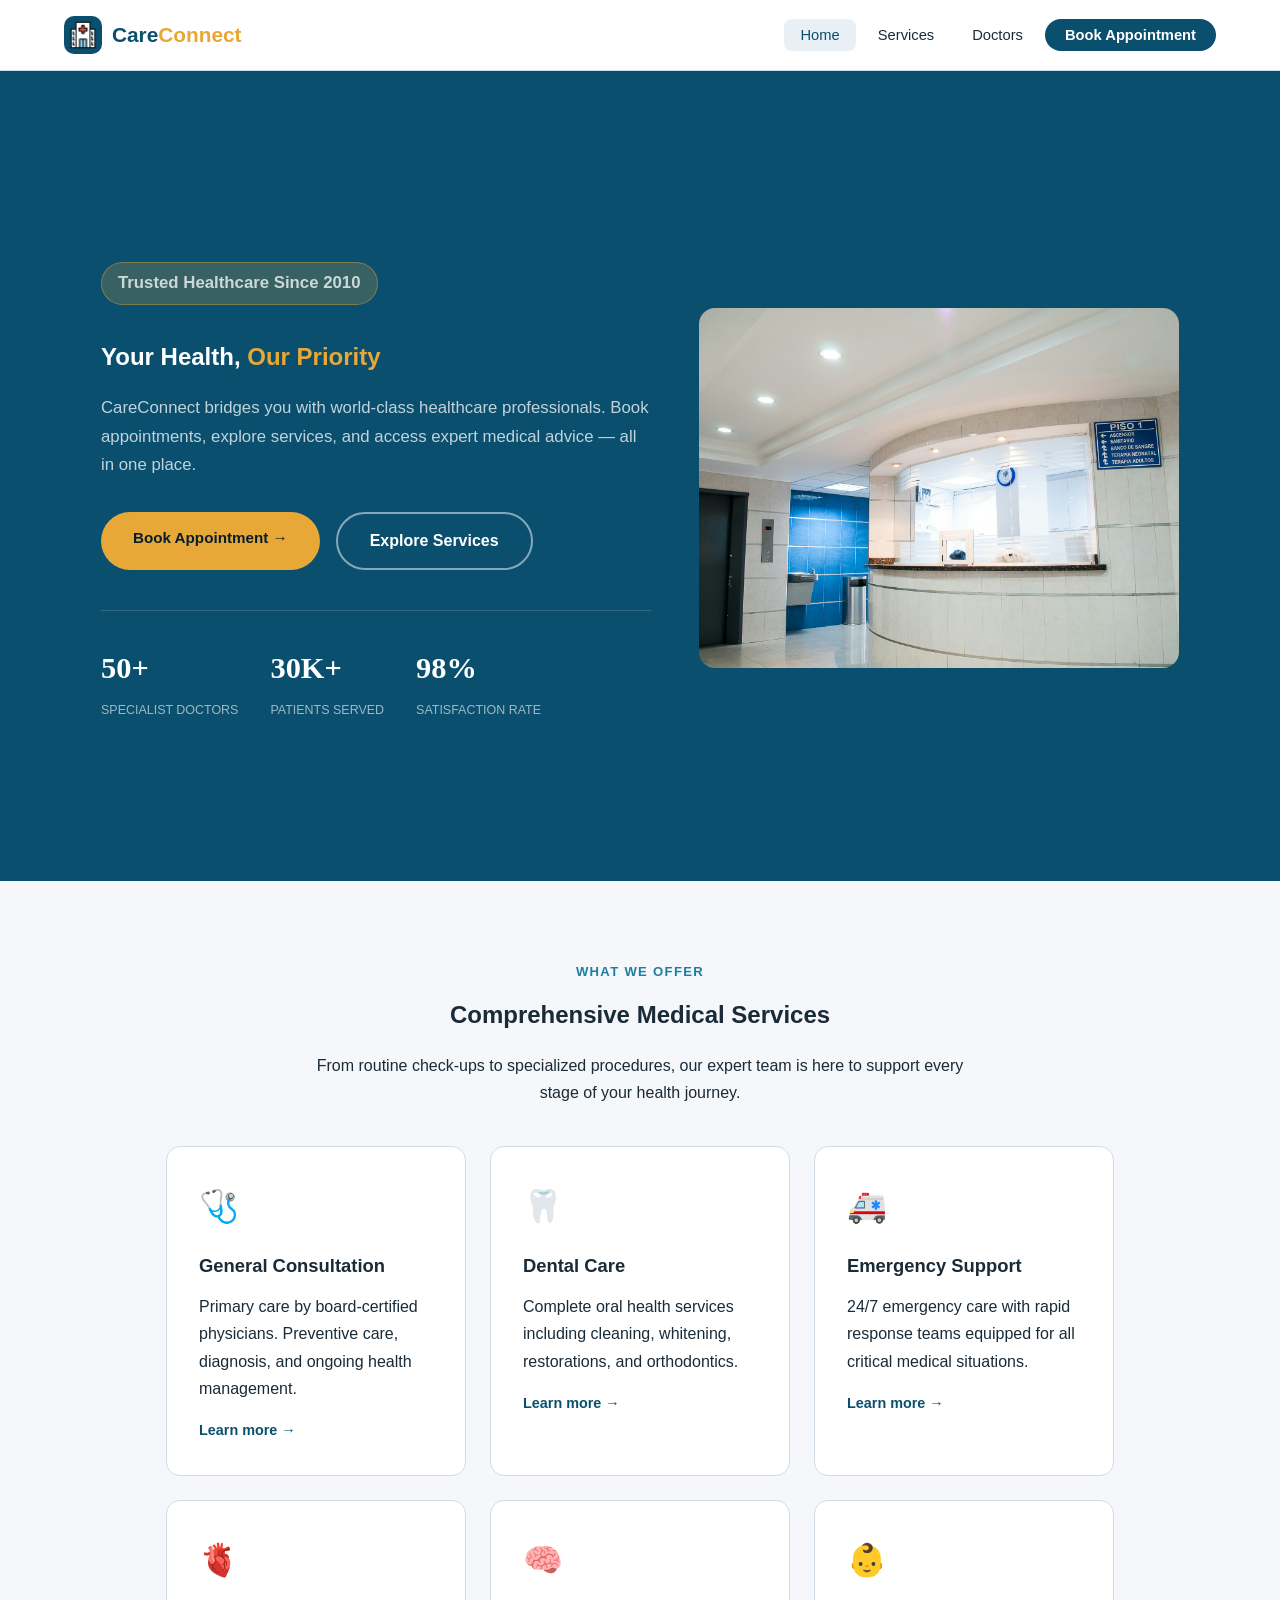
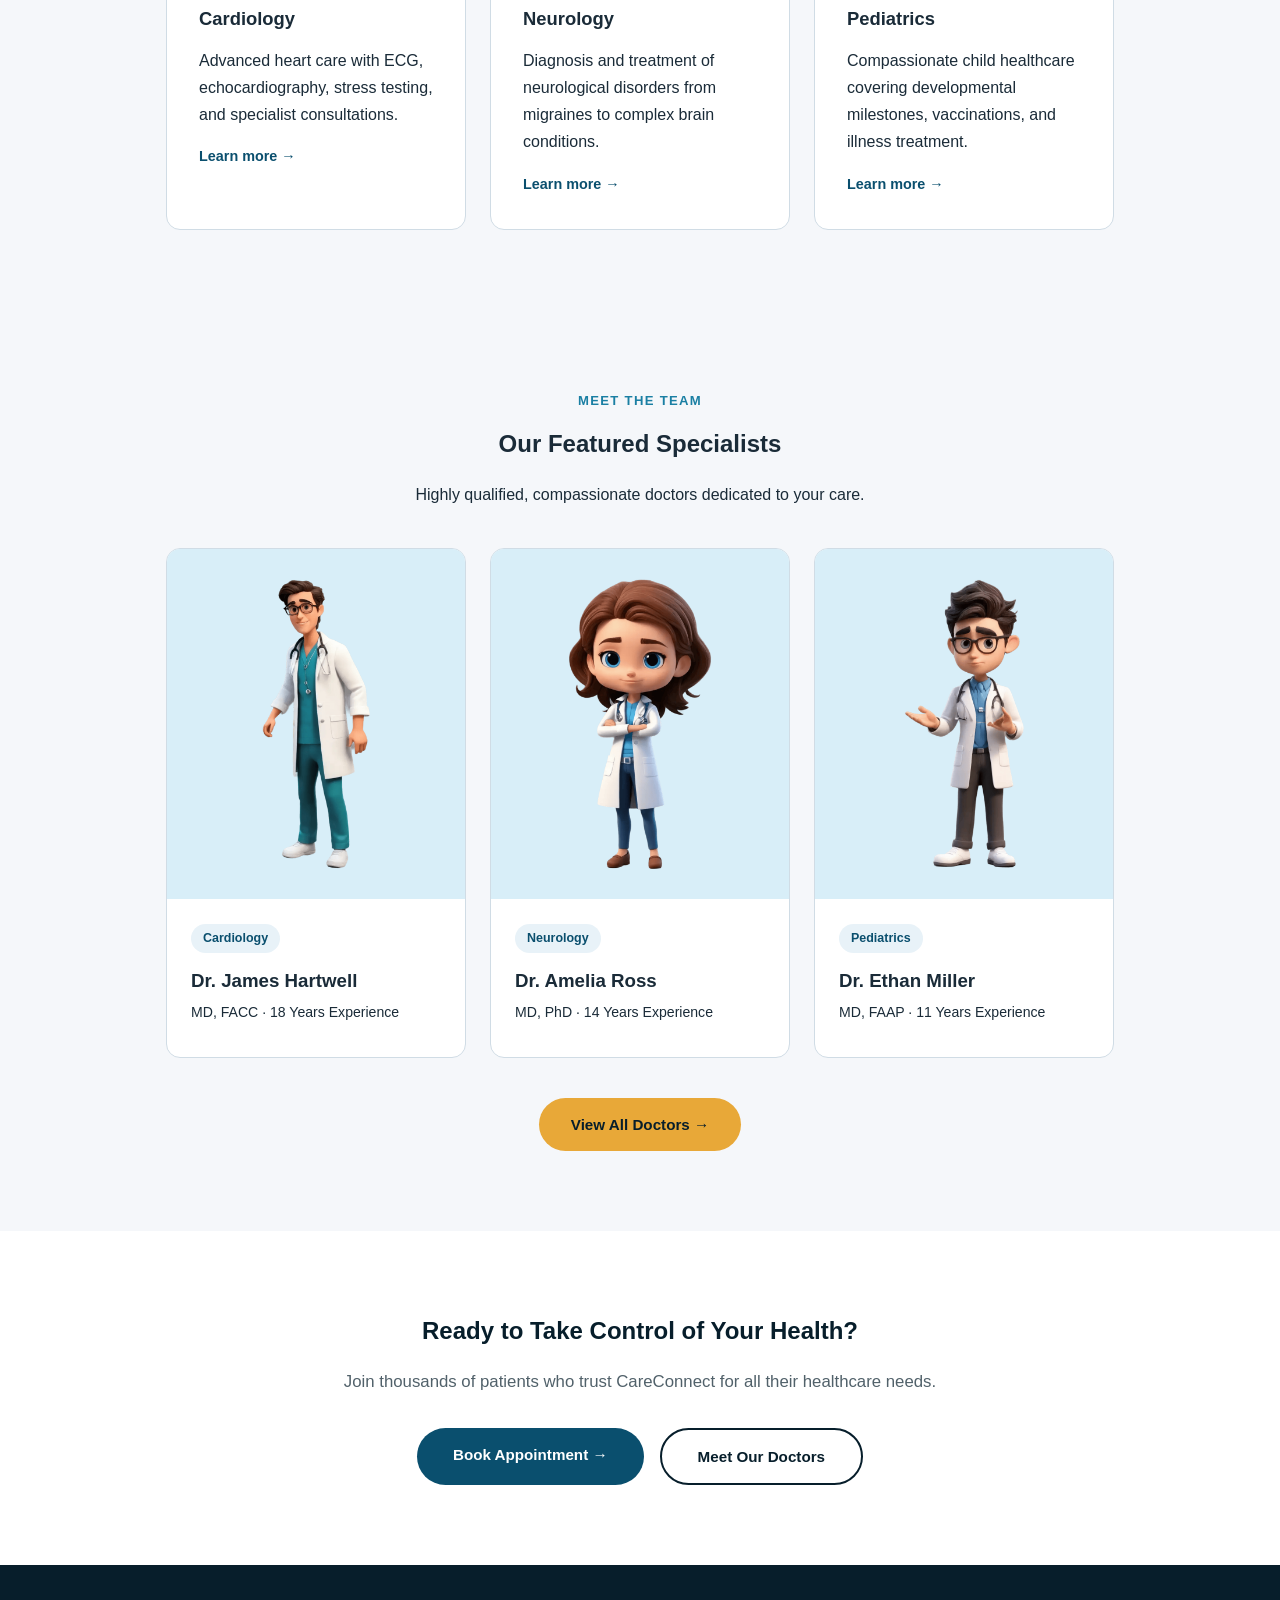
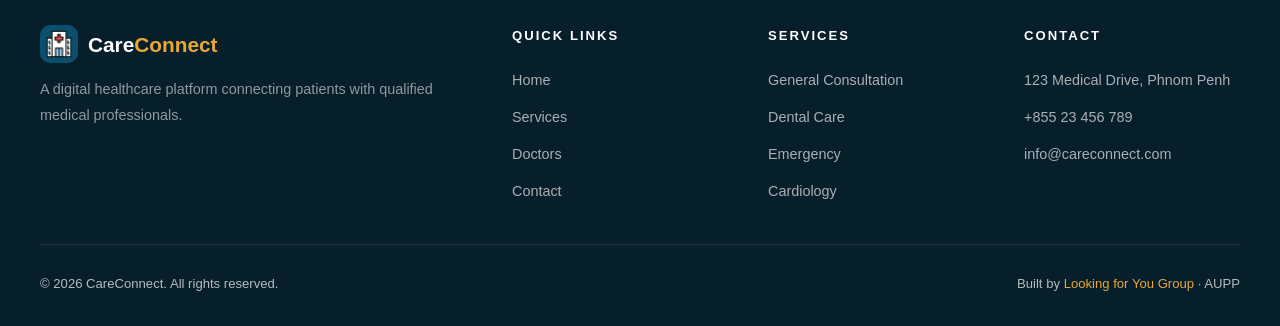
<file: index.html>
<!DOCTYPE html>
<html lang="en">
<head>
  <meta charset="UTF-8" />
  <meta name="viewport" content="width=device-width, initial-scale=1.0" />
  <title>Home | CareConnect</title>
  <link rel="icon" href="data:image/svg+xml,<svg xmlns=%22http://www.w3.org/2000/svg%22 viewBox=%220 0 100 100%22><text y=%22.9em%22 font-size=%2290%22>🏥</text></svg>">
  <link rel="stylesheet" href="css/index.css" />
</head>
<body>

  <!-- ========== HEADER / NAVIGATION ========== -->
  <header>
    <nav>

      <!-- Logo -->
      <a href="index.html" class="logo">
        <span class="logo-icon">
          <img src="img/logo.png" alt="main_logo">
        </span>
        <span class="logo-text">Care<span class="logo-highlight">Connect</span></span>
      </a>

      <!-- Navigation links -->
      <ul class="nav-links" id="navLinks">
        <li><a href="index.html"class="active" >Home</a></li>
        <li><a href="services.html">Services</a></li>
        <li><a href="doctors.html">Doctors</a></li>
        <li><a href="contact.html" class="nav-btn">Book Appointment</a></li>
      </ul>

      <!-- Hamburger button (shows on mobile) -->
      <button class="hamburger" onclick="toggleNav()">☰</button>

    </nav>
  </header>

  <!-- ===== HERO ===== -->
  <section class="hero">
    <div class="hero-content">
      <p class="hero-badge">Trusted Healthcare Since 2010</p>
      <h1>Your Health, <em>Our Priority</em></h1>
      <p>CareConnect bridges you with world-class healthcare professionals. Book appointments, explore services, and access expert medical advice — all in one place.</p>
      <div class="hero-buttons">
        <a href="contact.html" class="btn-primary">Book Appointment →</a>
        <a href="services.html" class="btn-outline">Explore Services</a>
      </div>
      <div class="hero-stats">
        <div class="stat">
          <strong>50+</strong>
          <span>Specialist Doctors</span>
        </div>
        <div class="stat">
          <strong>30K+</strong>
          <span>Patients Served</span>
        </div>
        <div class="stat">
          <strong>98%</strong>
          <span>Satisfaction Rate</span>
        </div>
      </div>
    </div>

    <div class="hero-image">
      <img src="img/building.jpg" alt="Modern hospital" />
    </div>
  </section>

  <!-- ===== SERVICES ===== -->
  <section class="services-section">
    <div class="section-wrapper">
      <p class="section-label">What We Offer</p>
      <h2>Comprehensive Medical Services</h2>
      <p class="section-desc">From routine check-ups to specialized procedures, our expert team is here to support every stage of your health journey.</p>

      <div class="services-grid">
        <div class="service-card">
          <div class="service-icon">🩺</div>
          <h3>General Consultation</h3>
          <p>Primary care by board-certified physicians. Preventive care, diagnosis, and ongoing health management.</p>
          <a href="services.html">Learn more →</a>
        </div>
        <div class="service-card">
          <div class="service-icon">🦷</div>
          <h3>Dental Care</h3>
          <p>Complete oral health services including cleaning, whitening, restorations, and orthodontics.</p>
          <a href="services.html">Learn more →</a>
        </div>
        <div class="service-card">
          <div class="service-icon">🚑</div>
          <h3>Emergency Support</h3>
          <p>24/7 emergency care with rapid response teams equipped for all critical medical situations.</p>
          <a href="services.html">Learn more →</a>
        </div>
        <div class="service-card">
          <div class="service-icon">🫀</div>
          <h3>Cardiology</h3>
          <p>Advanced heart care with ECG, echocardiography, stress testing, and specialist consultations.</p>
          <a href="services.html">Learn more →</a>
        </div>
        <div class="service-card">
          <div class="service-icon">🧠</div>
          <h3>Neurology</h3>
          <p>Diagnosis and treatment of neurological disorders from migraines to complex brain conditions.</p>
          <a href="services.html">Learn more →</a>
        </div>
        <div class="service-card">
          <div class="service-icon">👶</div>
          <h3>Pediatrics</h3>
          <p>Compassionate child healthcare covering developmental milestones, vaccinations, and illness treatment.</p>
          <a href="services.html">Learn more →</a>
        </div>
      </div>
    </div>
  </section>

  <!-- ===== DOCTORS PREVIEW ===== -->
  <section class="doctors-section">
    <div class="section-wrapper">
      <p class="section-label">Meet the Team</p>
      <h2>Our Featured Specialists</h2>
      <p class="section-desc">Highly qualified, compassionate doctors dedicated to your care.</p>

      <div class="doctors-grid">
        <div class="doctor-card">
          <div class="doctor-photo">
            <img src="img/png/male01.png" alt="Anime Doctor">
          </div>
          <div class="doctor-info">
            <span class="specialty-tag">Cardiology</span>
            <h3>Dr. James Hartwell</h3>
            <p>MD, FACC · 18 Years Experience</p>
          </div>
        </div>
        <div class="doctor-card">
          <div class="doctor-photo">
            <img src="img/png/female.png" alt="Anime Doctor">
          </div>
          <div class="doctor-info">
            <span class="specialty-tag">Neurology</span>
            <h3>Dr. Amelia Ross</h3>
            <p>MD, PhD · 14 Years Experience</p>
          </div>
        </div>
        <div class="doctor-card">
          <div class="doctor-photo">
            <img src="img/png/male02.png" alt="Anime Doctor">
          </div>
          <div class="doctor-info">
            <span class="specialty-tag">Pediatrics</span>
            <h3>Dr. Ethan Miller</h3>
            <p>MD, FAAP · 11 Years Experience</p>
          </div>
        </div>
      </div>

      <div class="center-button">
        <a href="doctors.html" class="btn-primary">View All Doctors →</a>
      </div>
    </div>
  </section>

  <!-- ===== CTA BANNER ===== -->
  <section class="cta-section">
    <div class="section-wrapper">
      <h2>Ready to Take Control of Your Health?</h2>
      <p>Join thousands of patients who trust CareConnect for all their healthcare needs.</p>
      <div class="cta-buttons">
        <a href="contact.html" class="btn-dark">Book Appointment →</a>
        <a href="doctors.html" class="btn-border-dark">Meet Our Doctors</a>
      </div>
    </div>
  </section>

  <!-- ========== FOOTER ========== -->
  <footer>
    <div class="footer-grid">

      <!-- Brand column -->
      <div class="footer-brand">
        <a href="index.html" class="logo">
          <span class="logo-icon">
            <img src="img/logo.png" alt="main_logo">
          </span>
          <span class="logo-text white-logo">Care<span class="logo-highlight">Connect</span></span>
        </a>
        <p>A digital healthcare platform connecting patients with qualified medical professionals.</p>
      </div>

      <!-- Quick links -->
      <div class="footer-col">
        <h4>Quick Links</h4>
        <ul>
          <li><a href="index.html">Home</a></li>
          <li><a href="services.html">Services</a></li>
          <li><a href="doctors.html">Doctors</a></li>
          <li><a href="contact.html">Contact</a></li>
        </ul>
      </div>

      <!-- Services links -->
      <div class="footer-col">
        <h4>Services</h4>
        <ul>
          <li><a href="#">General Consultation</a></li>
          <li><a href="#">Dental Care</a></li>
          <li><a href="#">Emergency</a></li>
          <li><a href="#">Cardiology</a></li>
        </ul>
      </div>

      <!-- Contact info -->
      <div class="footer-col">
        <h4>Contact</h4>
        <ul>
          <li><a href="#">123 Medical Drive, Phnom Penh</a></li>
          <li><a href="#">+855 23 456 789</a></li>
          <li><a href="#">info@careconnect.com</a></li>
        </ul>
      </div>

    </div>

    <!-- Footer bottom bar -->
    <div class="footer-bottom">
      <p>© 2026 CareConnect. All rights reserved.</p>
      <p>Built by <a href="#">Looking for You Group</a> · AUPP</p>
    </div>
  </footer>

    <!-- JavaScript for mobile menu -->
  <script>
    function toggleNav() {
      var nav = document.getElementById('navLinks');
      if (nav.style.display === 'flex') {
        nav.style.display = 'none';
      } else {
        nav.style.display = 'flex';
      }
    }
  </script>

</body>
</html>
</file>
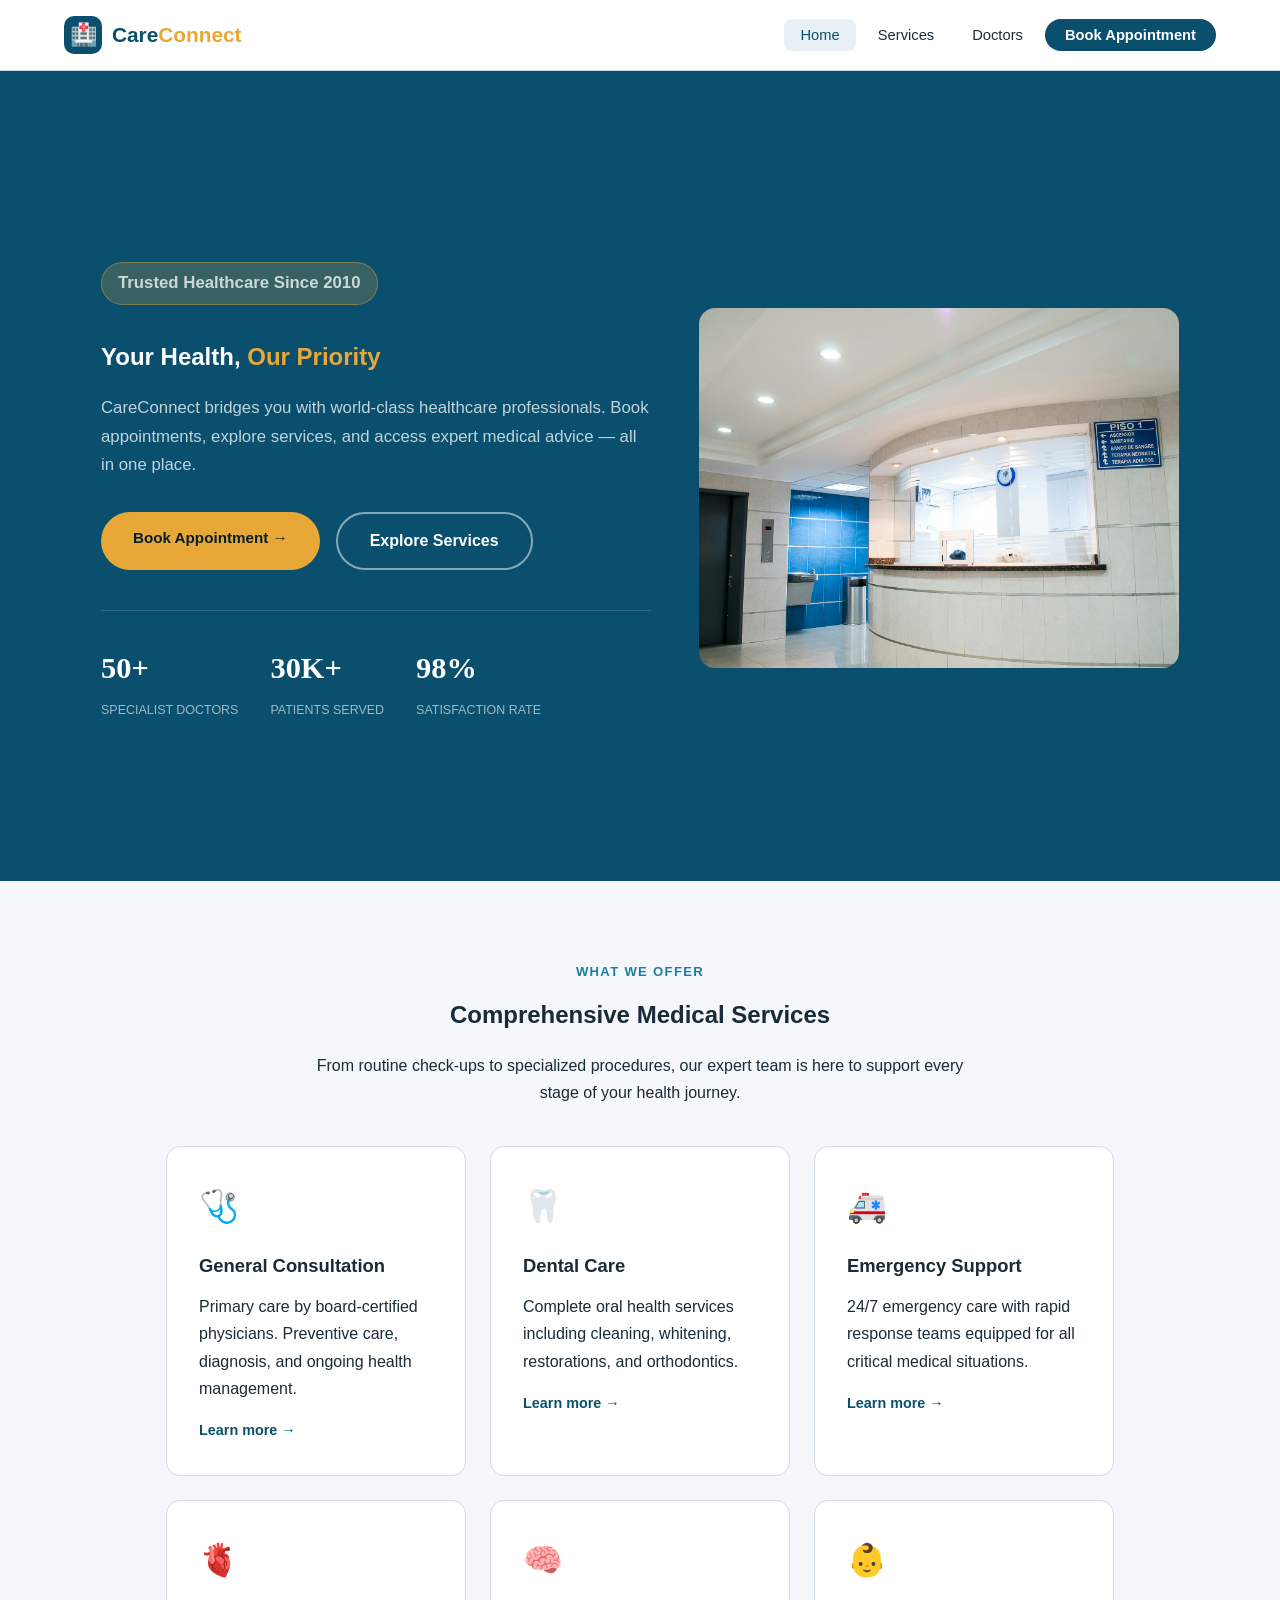
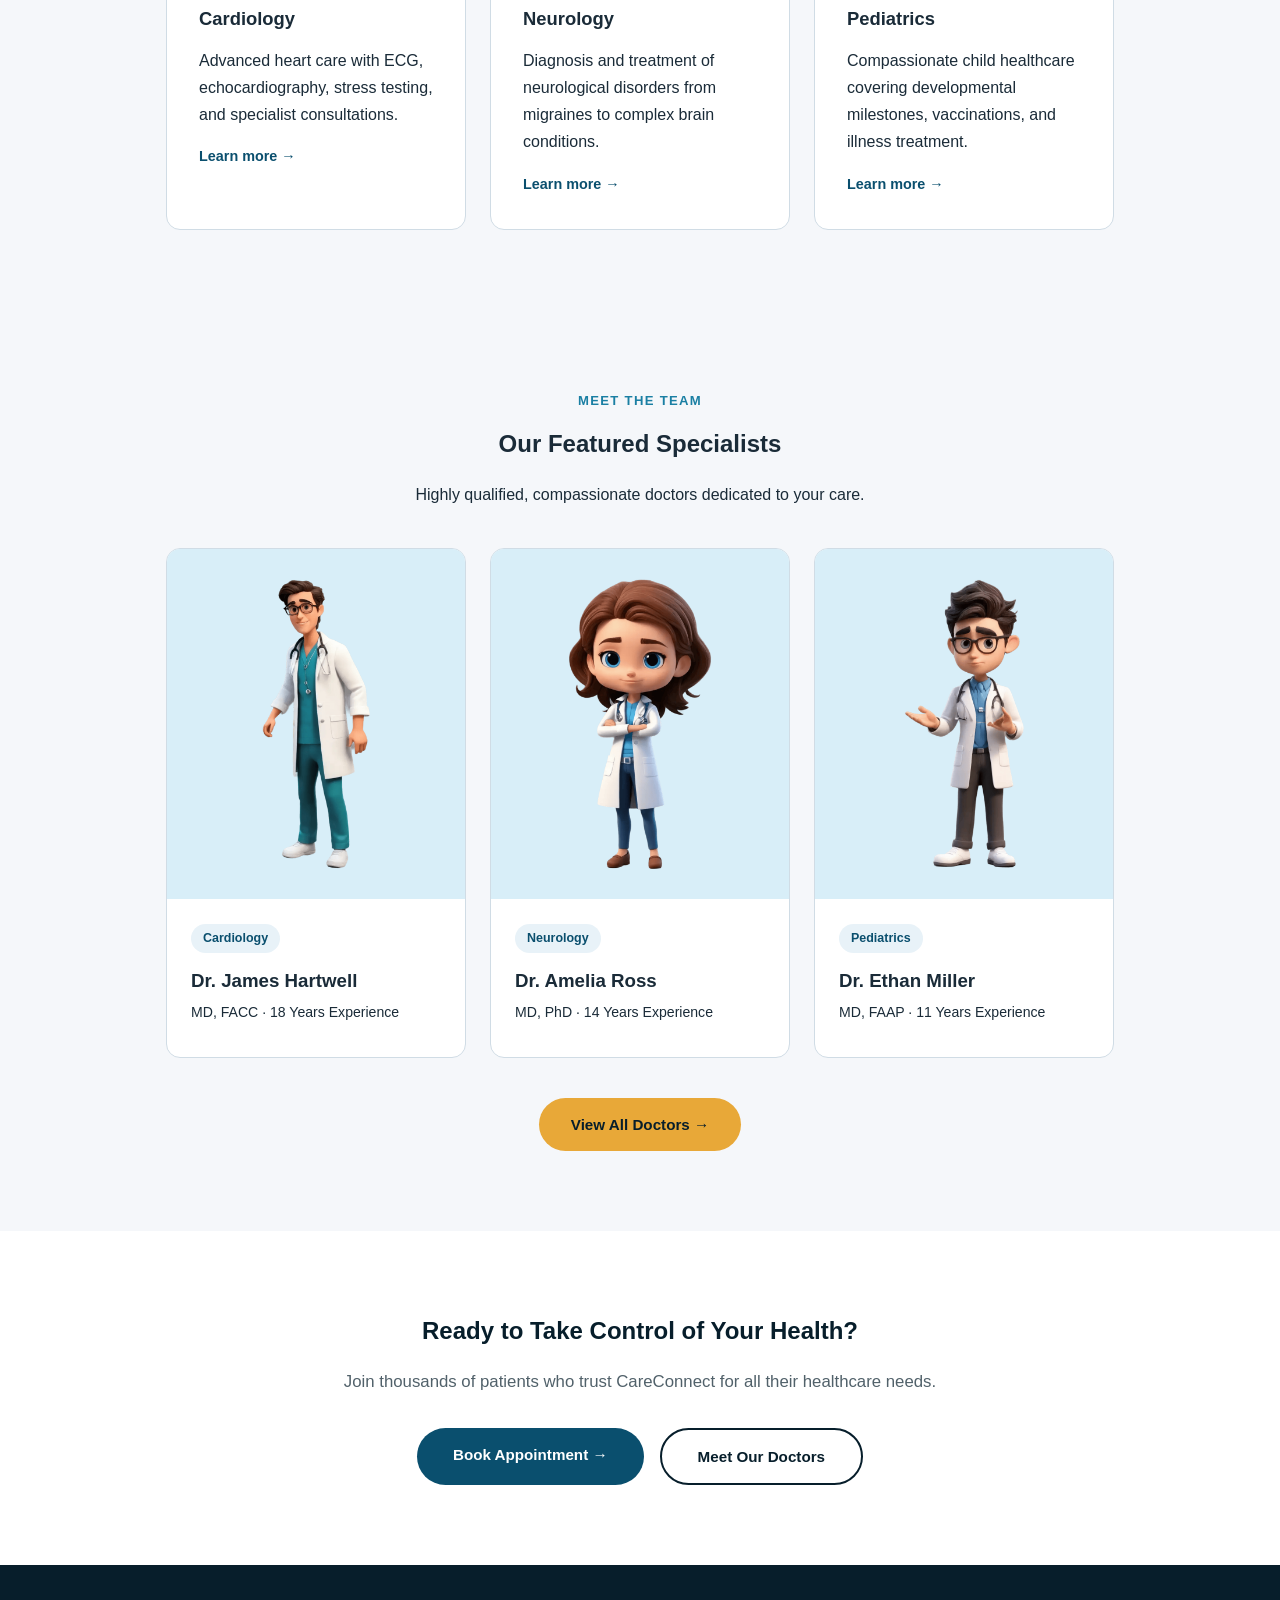
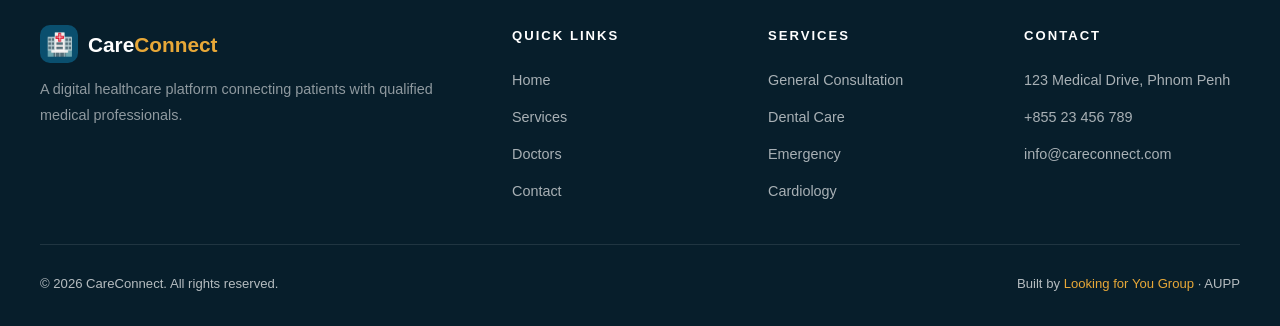
<file: html/index.html>
<!DOCTYPE html>
<html lang="en">
<head>
  <meta charset="UTF-8" />
  <meta name="viewport" content="width=device-width, initial-scale=1.0" />
  <title>Home | CareConnect</title>
  <link rel="icon" href="data:image/svg+xml,<svg xmlns=%22http://www.w3.org/2000/svg%22 viewBox=%220 0 100 100%22><text y=%22.9em%22 font-size=%2290%22>🏥</text></svg>">
  <link rel="stylesheet" href="../css/index.css" />
</head>
<body>

  <!-- ========== HEADER / NAVIGATION ========== -->
  <header>
    <nav>

      <!-- Logo -->
      <a href="index.html" class="logo">
        <span class="logo-icon">🏥</span>
        <span class="logo-text">Care<span class="logo-highlight">Connect</span></span>
      </a>

      <!-- Navigation links -->
      <ul class="nav-links" id="navLinks">
        <li><a href="index.html"class="active" >Home</a></li>
        <li><a href="services.html">Services</a></li>
        <li><a href="doctors.html">Doctors</a></li>
        <li><a href="contact.html" class="nav-btn">Book Appointment</a></li>
      </ul>

      <!-- Hamburger button (shows on mobile) -->
      <button class="hamburger" onclick="toggleNav()">☰</button>

    </nav>
  </header>

  <!-- ===== HERO ===== -->
  <section class="hero">
    <div class="hero-content">
      <p class="hero-badge">Trusted Healthcare Since 2010</p>
      <h1>Your Health, <em>Our Priority</em></h1>
      <p>CareConnect bridges you with world-class healthcare professionals. Book appointments, explore services, and access expert medical advice — all in one place.</p>
      <div class="hero-buttons">
        <a href="contact.html" class="btn-primary">Book Appointment →</a>
        <a href="services.html" class="btn-outline">Explore Services</a>
      </div>
      <div class="hero-stats">
        <div class="stat">
          <strong>50+</strong>
          <span>Specialist Doctors</span>
        </div>
        <div class="stat">
          <strong>30K+</strong>
          <span>Patients Served</span>
        </div>
        <div class="stat">
          <strong>98%</strong>
          <span>Satisfaction Rate</span>
        </div>
      </div>
    </div>

    <div class="hero-image">
      <img src="/img/building.jpg" alt="Modern hospital" />
    </div>
  </section>

  <!-- ===== SERVICES ===== -->
  <section class="services-section">
    <div class="section-wrapper">
      <p class="section-label">What We Offer</p>
      <h2>Comprehensive Medical Services</h2>
      <p class="section-desc">From routine check-ups to specialized procedures, our expert team is here to support every stage of your health journey.</p>

      <div class="services-grid">
        <div class="service-card">
          <div class="service-icon">🩺</div>
          <h3>General Consultation</h3>
          <p>Primary care by board-certified physicians. Preventive care, diagnosis, and ongoing health management.</p>
          <a href="services.html">Learn more →</a>
        </div>
        <div class="service-card">
          <div class="service-icon">🦷</div>
          <h3>Dental Care</h3>
          <p>Complete oral health services including cleaning, whitening, restorations, and orthodontics.</p>
          <a href="services.html">Learn more →</a>
        </div>
        <div class="service-card">
          <div class="service-icon">🚑</div>
          <h3>Emergency Support</h3>
          <p>24/7 emergency care with rapid response teams equipped for all critical medical situations.</p>
          <a href="services.html">Learn more →</a>
        </div>
        <div class="service-card">
          <div class="service-icon">🫀</div>
          <h3>Cardiology</h3>
          <p>Advanced heart care with ECG, echocardiography, stress testing, and specialist consultations.</p>
          <a href="services.html">Learn more →</a>
        </div>
        <div class="service-card">
          <div class="service-icon">🧠</div>
          <h3>Neurology</h3>
          <p>Diagnosis and treatment of neurological disorders from migraines to complex brain conditions.</p>
          <a href="services.html">Learn more →</a>
        </div>
        <div class="service-card">
          <div class="service-icon">👶</div>
          <h3>Pediatrics</h3>
          <p>Compassionate child healthcare covering developmental milestones, vaccinations, and illness treatment.</p>
          <a href="services.html">Learn more →</a>
        </div>
      </div>
    </div>
  </section>

  <!-- ===== DOCTORS PREVIEW ===== -->
  <section class="doctors-section">
    <div class="section-wrapper">
      <p class="section-label">Meet the Team</p>
      <h2>Our Featured Specialists</h2>
      <p class="section-desc">Highly qualified, compassionate doctors dedicated to your care.</p>

      <div class="doctors-grid">
        <div class="doctor-card">
          <div class="doctor-photo">
            <img src="/img/png/male01.png" alt="Anime Doctor">
          </div>
          <div class="doctor-info">
            <span class="specialty-tag">Cardiology</span>
            <h3>Dr. James Hartwell</h3>
            <p>MD, FACC · 18 Years Experience</p>
          </div>
        </div>
        <div class="doctor-card">
          <div class="doctor-photo">
            <img src="/img/png/female.png" alt="Anime Doctor">
          </div>
          <div class="doctor-info">
            <span class="specialty-tag">Neurology</span>
            <h3>Dr. Amelia Ross</h3>
            <p>MD, PhD · 14 Years Experience</p>
          </div>
        </div>
        <div class="doctor-card">
          <div class="doctor-photo">
            <img src="/img/png/male02.png" alt="Anime Doctor">
          </div>
          <div class="doctor-info">
            <span class="specialty-tag">Pediatrics</span>
            <h3>Dr. Ethan Miller</h3>
            <p>MD, FAAP · 11 Years Experience</p>
          </div>
        </div>
      </div>

      <div class="center-button">
        <a href="doctors.html" class="btn-primary">View All Doctors →</a>
      </div>
    </div>
  </section>

  <!-- ===== CTA BANNER ===== -->
  <section class="cta-section">
    <div class="section-wrapper">
      <h2>Ready to Take Control of Your Health?</h2>
      <p>Join thousands of patients who trust CareConnect for all their healthcare needs.</p>
      <div class="cta-buttons">
        <a href="contact.html" class="btn-dark">Book Appointment →</a>
        <a href="doctors.html" class="btn-border-dark">Meet Our Doctors</a>
      </div>
    </div>
  </section>

  <!-- ========== FOOTER ========== -->
  <footer>
    <div class="footer-grid">

      <!-- Brand column -->
      <div class="footer-brand">
        <a href="index.html" class="logo">
          <span class="logo-icon">🏥</span>
          <span class="logo-text white-logo">Care<span class="logo-highlight">Connect</span></span>
        </a>
        <p>A digital healthcare platform connecting patients with qualified medical professionals.</p>
      </div>

      <!-- Quick links -->
      <div class="footer-col">
        <h4>Quick Links</h4>
        <ul>
          <li><a href="index.html">Home</a></li>
          <li><a href="services.html">Services</a></li>
          <li><a href="doctors.html">Doctors</a></li>
          <li><a href="contact.html">Contact</a></li>
        </ul>
      </div>

      <!-- Services links -->
      <div class="footer-col">
        <h4>Services</h4>
        <ul>
          <li><a href="#">General Consultation</a></li>
          <li><a href="#">Dental Care</a></li>
          <li><a href="#">Emergency</a></li>
          <li><a href="#">Cardiology</a></li>
        </ul>
      </div>

      <!-- Contact info -->
      <div class="footer-col">
        <h4>Contact</h4>
        <ul>
          <li><a href="#">123 Medical Drive, Phnom Penh</a></li>
          <li><a href="#">+855 23 456 789</a></li>
          <li><a href="#">info@careconnect.com</a></li>
        </ul>
      </div>

    </div>

    <!-- Footer bottom bar -->
    <div class="footer-bottom">
      <p>© 2026 CareConnect. All rights reserved.</p>
      <p>Built by <a href="#">Looking for You Group</a> · AUPP</p>
    </div>
  </footer>

    <!-- JavaScript for mobile menu -->
  <script>
    function toggleNav() {
      var nav = document.getElementById('navLinks');
      if (nav.style.display === 'flex') {
        nav.style.display = 'none';
      } else {
        nav.style.display = 'flex';
      }
    }
  </script>

</body>
</html>
</file>
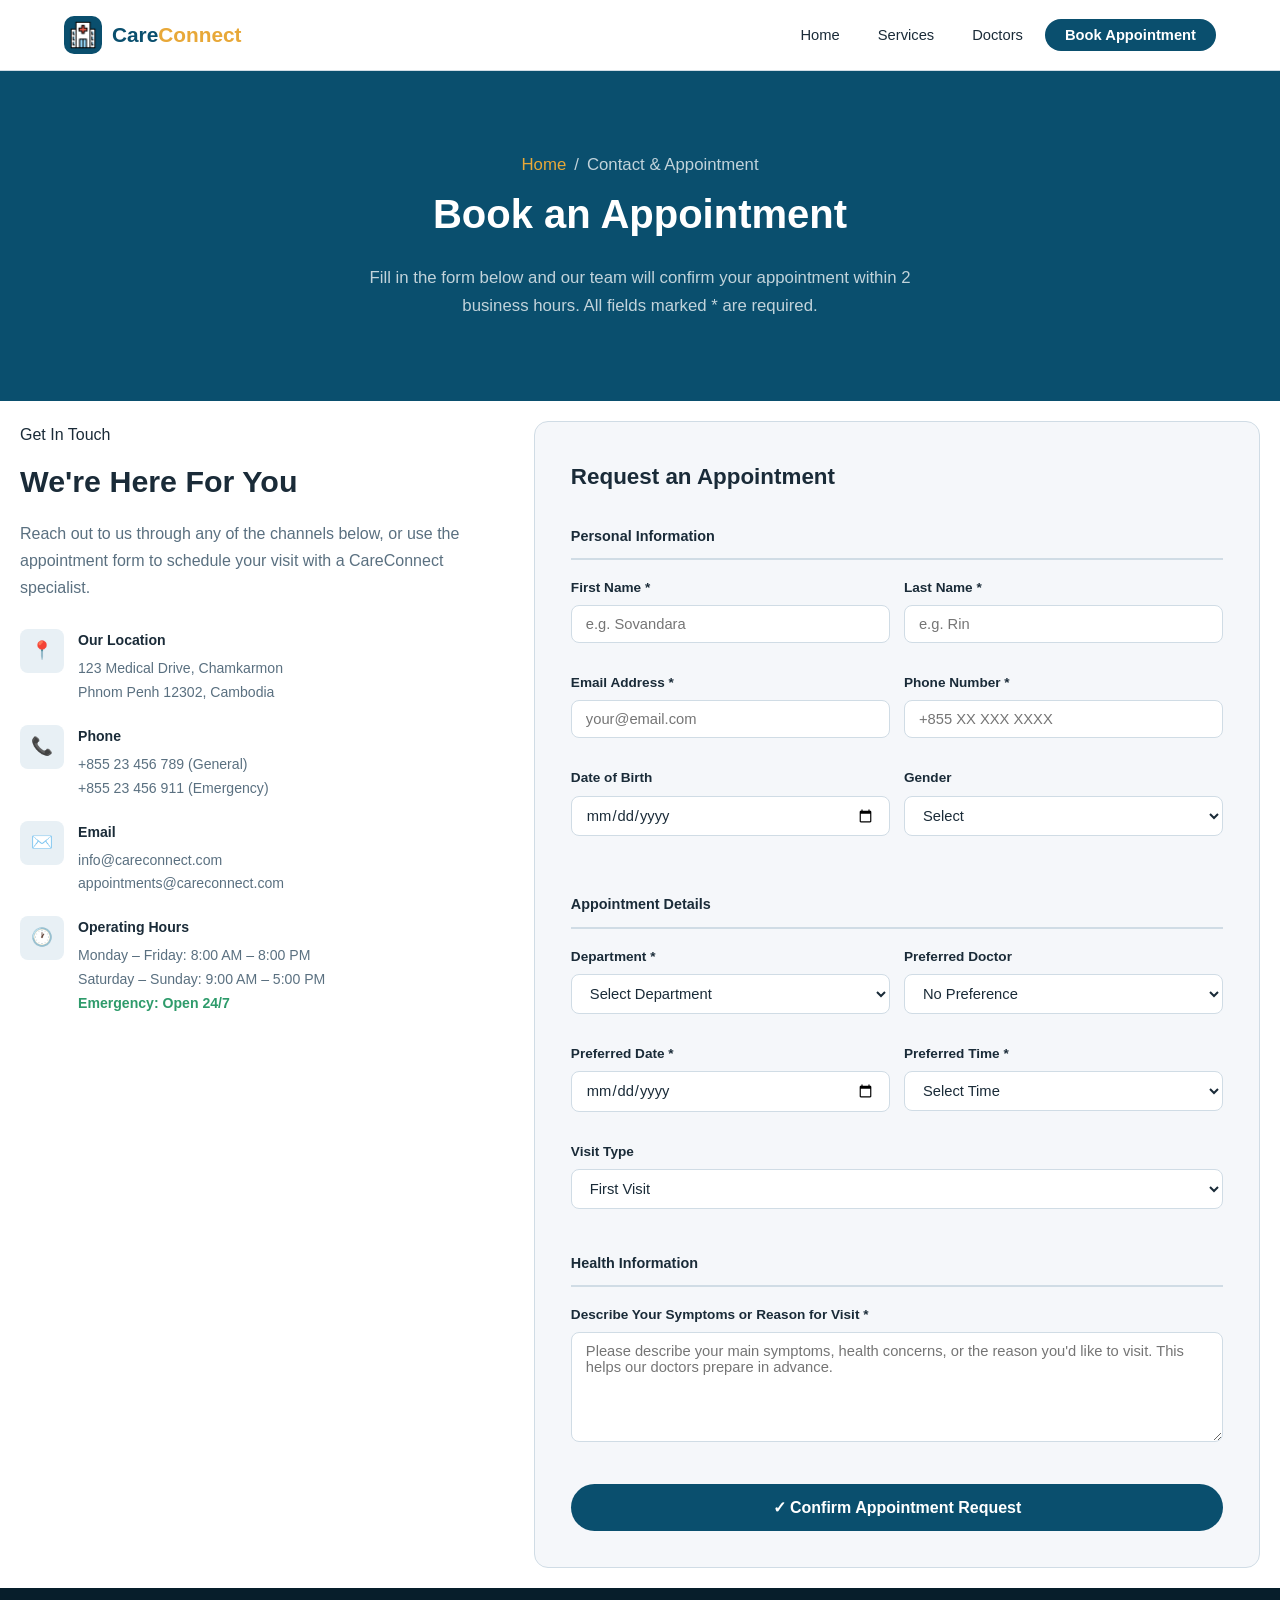
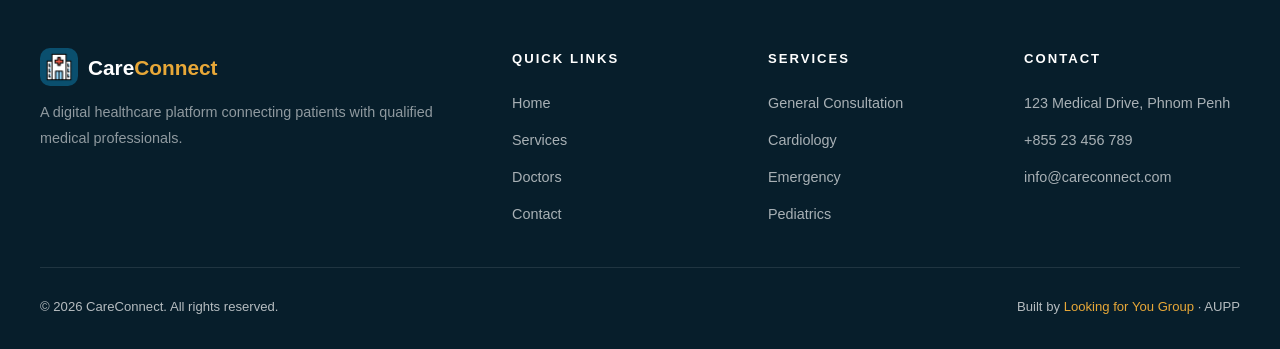
<file: contact.html>
<!DOCTYPE html>
<html lang="en">
<head>
  <meta charset="UTF-8" />
  <meta name="viewport" content="width=device-width, initial-scale=1.0" />
  <title>Contact | CareConnect</title>
  <link rel="icon" href="data:image/svg+xml,<svg xmlns=%22http://www.w3.org/2000/svg%22 viewBox=%220 0 100 100%22><text y=%22.9em%22 font-size=%2290%22>🏥</text></svg>">
  <link rel="stylesheet" href="css/contact.css" />
</head>
<body>


    <!-- ========== HEADER / NAVIGATION ========== -->
  <header>
    <nav>

      <!-- Logo (left side) -->
      <a href="index.html" class="logo">
        <span class="logo-icon">
          <img src="img/logo.png" alt="main_logo">
        </span>
        <span class="logo-text">Care<span class="logo-highlight">Connect</span></span>
      </a>

      <!-- Navigation links -->
      <ul class="nav-links" id="navLinks">
        <li><a href="index.html">Home</a></li>
        <li><a href="services.html">Services</a></li>
        <li><a href="doctors.html">Doctors</a></li>
        <li><a href="contact.html" class="nav-btn">Book Appointment</a></li>
      </ul>

      <!-- Hamburger button -->
      <button class="hamburger" onclick="toggleNav()">☰</button>

    </nav>
  </header>

  <!-- ========== PAGE HERO ========== -->
  <div class="page-hero">
    <p class="breadcrumb">
      <a href="index.html">Home</a>
      <span>/</span>
      <span>Contact & Appointment</span>
    </p>
    <h1>Book an Appointment</h1>
    <p>Fill in the form below and our team will confirm your appointment within 2 business hours. All fields marked * are required.</p>
  </div>


  <!-- ========== CONTACT + FORM SECTION ========== -->
  <section class="contact-section">
    <div class="section-inner">
      <div class="contact-grid">


        <!-- ---- Contact Info ---- -->
        <div class="contact-info">

          <p class="section-label">Get In Touch</p>
          <h2>We're Here For You</h2>
          <p class="info-intro">Reach out to us through any of the channels below, or use the appointment form to schedule your visit with a CareConnect specialist.</p>

          <!-- Info items list -->
          <div class="info-items">

            <div class="info-item">
              <div class="info-icon">📍</div>
              <div class="info-text">
                <h4>Our Location</h4>
                <p>123 Medical Drive, Chamkarmon<br>Phnom Penh 12302, Cambodia</p>
              </div>
            </div>

            <div class="info-item">
              <div class="info-icon">📞</div>
              <div class="info-text">
                <h4>Phone</h4>
                <p>+855 23 456 789 (General)<br>+855 23 456 911 (Emergency)</p>
              </div>
            </div>

            <div class="info-item">
              <div class="info-icon">✉️</div>
              <div class="info-text">
                <h4>Email</h4>
                <p>info@careconnect.com<br>appointments@careconnect.com</p>
              </div>
            </div>

            <div class="info-item">
              <div class="info-icon">🕐</div>
              <div class="info-text">
                <h4>Operating Hours</h4>
                <p>
                  Monday – Friday: 8:00 AM – 8:00 PM<br>
                  Saturday – Sunday: 9:00 AM – 5:00 PM<br>
                  <strong class="open-text">Emergency: Open 24/7</strong>
                </p>
              </div>
            </div>
          </div>
        </div>


        <!-- ---- Appointment Form ---- -->
        <div class="form-box">
          <h3>Request an Appointment</h3>

          <!-- Section 1: Personal Information -->
          <fieldset class="form-fieldset">
            <legend class="fieldset-legend">Personal Information</legend>

            <div class="form-row">
              <div class="form-group">
                <label for="firstName">First Name *</label>
                <input type="text" id="firstName" name="firstName" placeholder="e.g. Sovandara" required />
              </div>
              <div class="form-group">
                <label for="lastName">Last Name *</label>
                <input type="text" id="lastName" name="lastName" placeholder="e.g. Rin" required />
              </div>
            </div>

            <div class="form-row">
              <div class="form-group">
                <label for="email">Email Address *</label>
                <input type="email" id="email" name="email" placeholder="your@email.com" required />
              </div>
              <div class="form-group">
                <label for="phone">Phone Number *</label>
                <input type="tel" id="phone" name="phone" placeholder="+855 XX XXX XXXX" required />
              </div>
            </div>

            <div class="form-row">
              <div class="form-group">
                <label for="dob">Date of Birth</label>
                <input type="date" id="dob" name="dob" />
              </div>
              <div class="form-group">
                <label for="gender">Gender</label>
                <select id="gender" name="gender">
                  <option value="">Select</option>
                  <option>Male</option>
                  <option>Female</option>
                  <option>Prefer not to say</option>
                </select>
              </div>
            </div>

          </fieldset>

          <!-- Section 2: Appointment Details -->
          <fieldset class="form-fieldset">
            <legend class="fieldset-legend">Appointment Details</legend>

            <div class="form-row">
              <div class="form-group">
                <label for="department">Department *</label>
                <select id="department" name="department" required>
                  <option value="">Select Department</option>
                  <option>General Consultation</option>
                  <option>Cardiology</option>
                  <option>Neurology</option>
                  <option>Pediatrics</option>
                  <option>Dental Care</option>
                  <option>Orthopedics</option>
                  <option>Dermatology</option>
                  <option>Radiology & Imaging</option>
                  <option>Emergency</option>
                </select>
              </div>
              <div class="form-group">
                <label for="doctor">Preferred Doctor</label>
                <select id="doctor" name="doctor">
                  <option value="">No Preference</option>
                  <option>Dr. James Hartwell (Cardiology)</option>
                  <option>Dr. Amerlia Ross (Neurology)</option>
                  <option>Dr. Ethan Miller (Pediatrics)</option>
                  <option>Dr. Micheal Carter(General)</option>
                  <option>Dr. Olivia Bennett (Orthopedics)</option>
                  <option>Dr. Sophia Khan (Dermatology)</option>
                </select>
              </div>
            </div>

            <div class="form-row">
              <div class="form-group">
                <label for="apptDate">Preferred Date *</label>
                <input type="date" id="apptDate" name="apptDate" required />
              </div>
              <div class="form-group">
                <label for="apptTime">Preferred Time *</label>
                <select id="apptTime" name="apptTime" required>
                  <option value="">Select Time</option>
                  <option>8:00 AM</option>
                  <option>9:00 AM</option>
                  <option>10:00 AM</option>
                  <option>11:00 AM</option>
                  <option>1:00 PM</option>
                  <option>2:00 PM</option>
                  <option>3:00 PM</option>
                  <option>4:00 PM</option>
                  <option>5:00 PM</option>
                </select>
              </div>
            </div>

            <div class="form-group">
              <label for="visitType">Visit Type</label>
              <select id="visitType" name="visitType">
                <option>First Visit</option>
                <option>Follow-up Appointment</option>
                <option>Annual Check-up</option>
                <option>Urgent Care</option>
              </select>
            </div>

          </fieldset>

          <!-- Section 3: Health Information -->
          <fieldset class="form-fieldset">
            <legend class="fieldset-legend">Health Information</legend>

            <div class="form-group">
              <label for="message">Describe Your Symptoms or Reason for Visit *</label>
              <textarea id="message" name="message" placeholder="Please describe your main symptoms, health concerns, or the reason you'd like to visit. This helps our doctors prepare in advance." required></textarea>
            </div>
            
          </fieldset>

          <!-- Submit Button -->
          <button type="button" class="submit-btn" onclick="submitForm()">
            ✓ Confirm Appointment Request
          </button>
          
          <!-- This message appears after a successful submission -->
          <div class="success-msg" id="formSuccess">
            🎉 Thank you! Your appointment request has been received. We'll contact you shortly to confirm.
          </div>

        </div>
        <!-- end form-box -->

      </div>
    </div>
  </section>

  <!-- ========== FOOTER ========== -->
  <footer>
    <div class="footer-grid">

      <!-- Brand column -->
      <div class="footer-brand">
        <a href="index.html" class="logo">
          <span class="logo-icon">
            <img src="img/logo.png" alt="main_logo">
          </span>
          <span class="logo-text white-logo">Care<span class="logo-highlight">Connect</span></span>
        </a>
        <p>A digital healthcare platform connecting patients with qualified medical professionals.</p>
      </div>

      <!-- Quick links -->
      <div class="footer-col">
        <h4>Quick Links</h4>
        <ul>
          <li><a href="index.html">Home</a></li>
          <li><a href="services.html">Services</a></li>
          <li><a href="doctors.html">Doctors</a></li>
          <li><a href="contact.html">Contact</a></li>
        </ul>
      </div>

      <!-- Services links -->
      <div class="footer-col">
        <h4>Services</h4>
        <ul>
          <li><a href="services.html">General Consultation</a></li>
          <li><a href="services.html">Cardiology</a></li>
          <li><a href="services.html">Emergency</a></li>
          <li><a href="services.html">Pediatrics</a></li>
        </ul>
      </div>

      <!-- Contact info -->
      <div class="footer-col">
        <h4>Contact</h4>
        <ul>
          <li><a href="#">123 Medical Drive, Phnom Penh</a></li>
          <li><a href="#">+855 23 456 789</a></li>
          <li><a href="#">info@careconnect.com</a></li>
        </ul>
      </div>

    </div>

    <!-- Footer bottom bar -->
    <div class="footer-bottom">
      <p>© 2026 CareConnect. All rights reserved.</p>
      <p>Built by <a href="#">Looking for You Group</a> · AUPP</p>
    </div>
  </footer>


  <!-- ========== JAVASCRIPT ========== -->
  <script>

    /* Toggle the mobile menu open and closed */
    function toggleNav() {
      document.getElementById('navLinks').classList.toggle('open');
    }

    /* Check the form when the submit button is clicked */
    function submitForm() {

      /* List of input IDs that must be filled in */
      var requiredFields = ['firstName', 'lastName', 'email', 'phone', 'department', 'apptDate', 'apptTime', 'message'];

      /* Assume the form is valid until we find an empty field */
      var isValid = true;

      /* Loop through each required field */
      for (var i = 0; i < requiredFields.length; i++) {
        var fieldId = requiredFields[i];
        var field = document.getElementById(fieldId);

        /* If the field is empty, mark it red and set valid to false */
        if (field.value.trim() === '') {
          field.style.borderColor = '#c83232';
          isValid = false;
        } else {
          /* Otherwise remove the red border */
          field.style.borderColor = '';
        }
      }

      /* If all fields are filled, show the success message */
      if (isValid) {
        document.getElementById('formSuccess').style.display = 'block';

        /* Disable the button so it can't be clicked twice */
        var btn = document.querySelector('.submit-btn');
        btn.disabled = true;
        btn.textContent = '✓ Request Submitted';
        btn.style.backgroundColor = '#2e9b6b';
      }
    }

  </script>

</body>
</html>
</file>
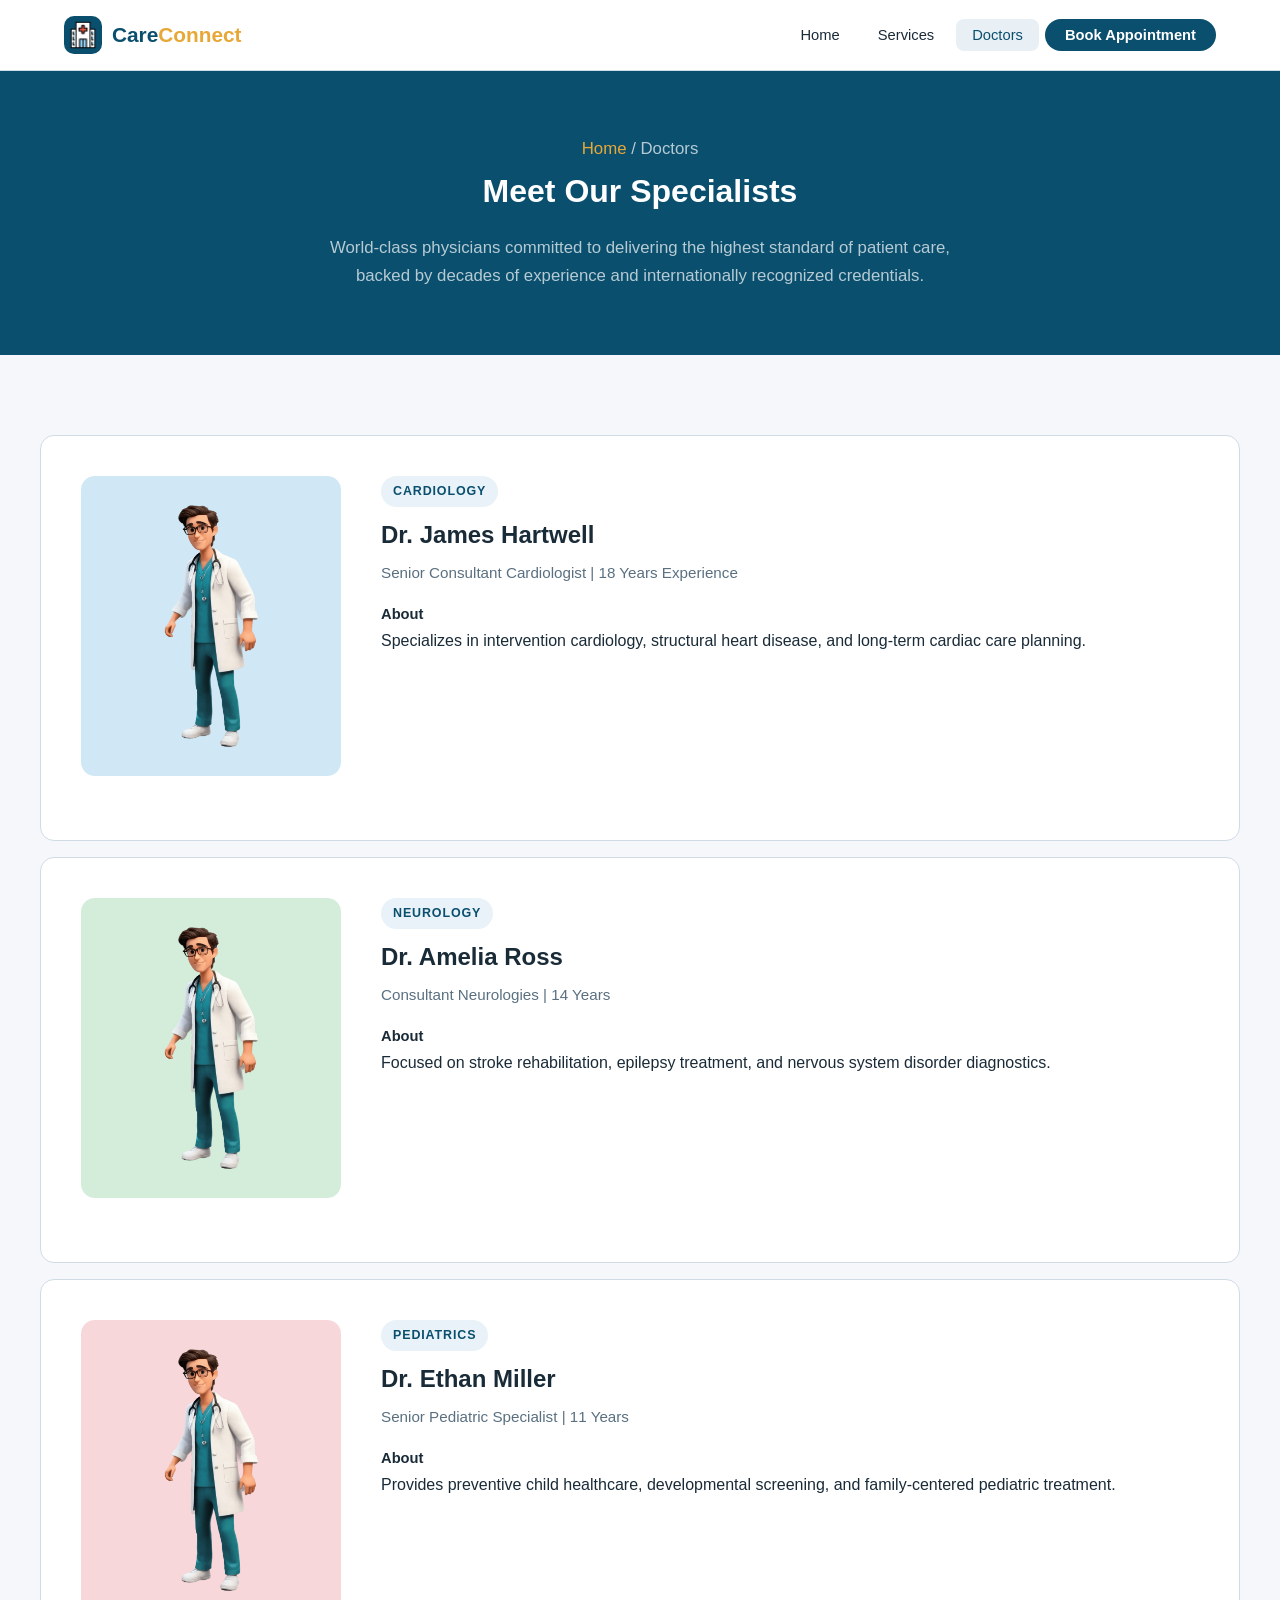
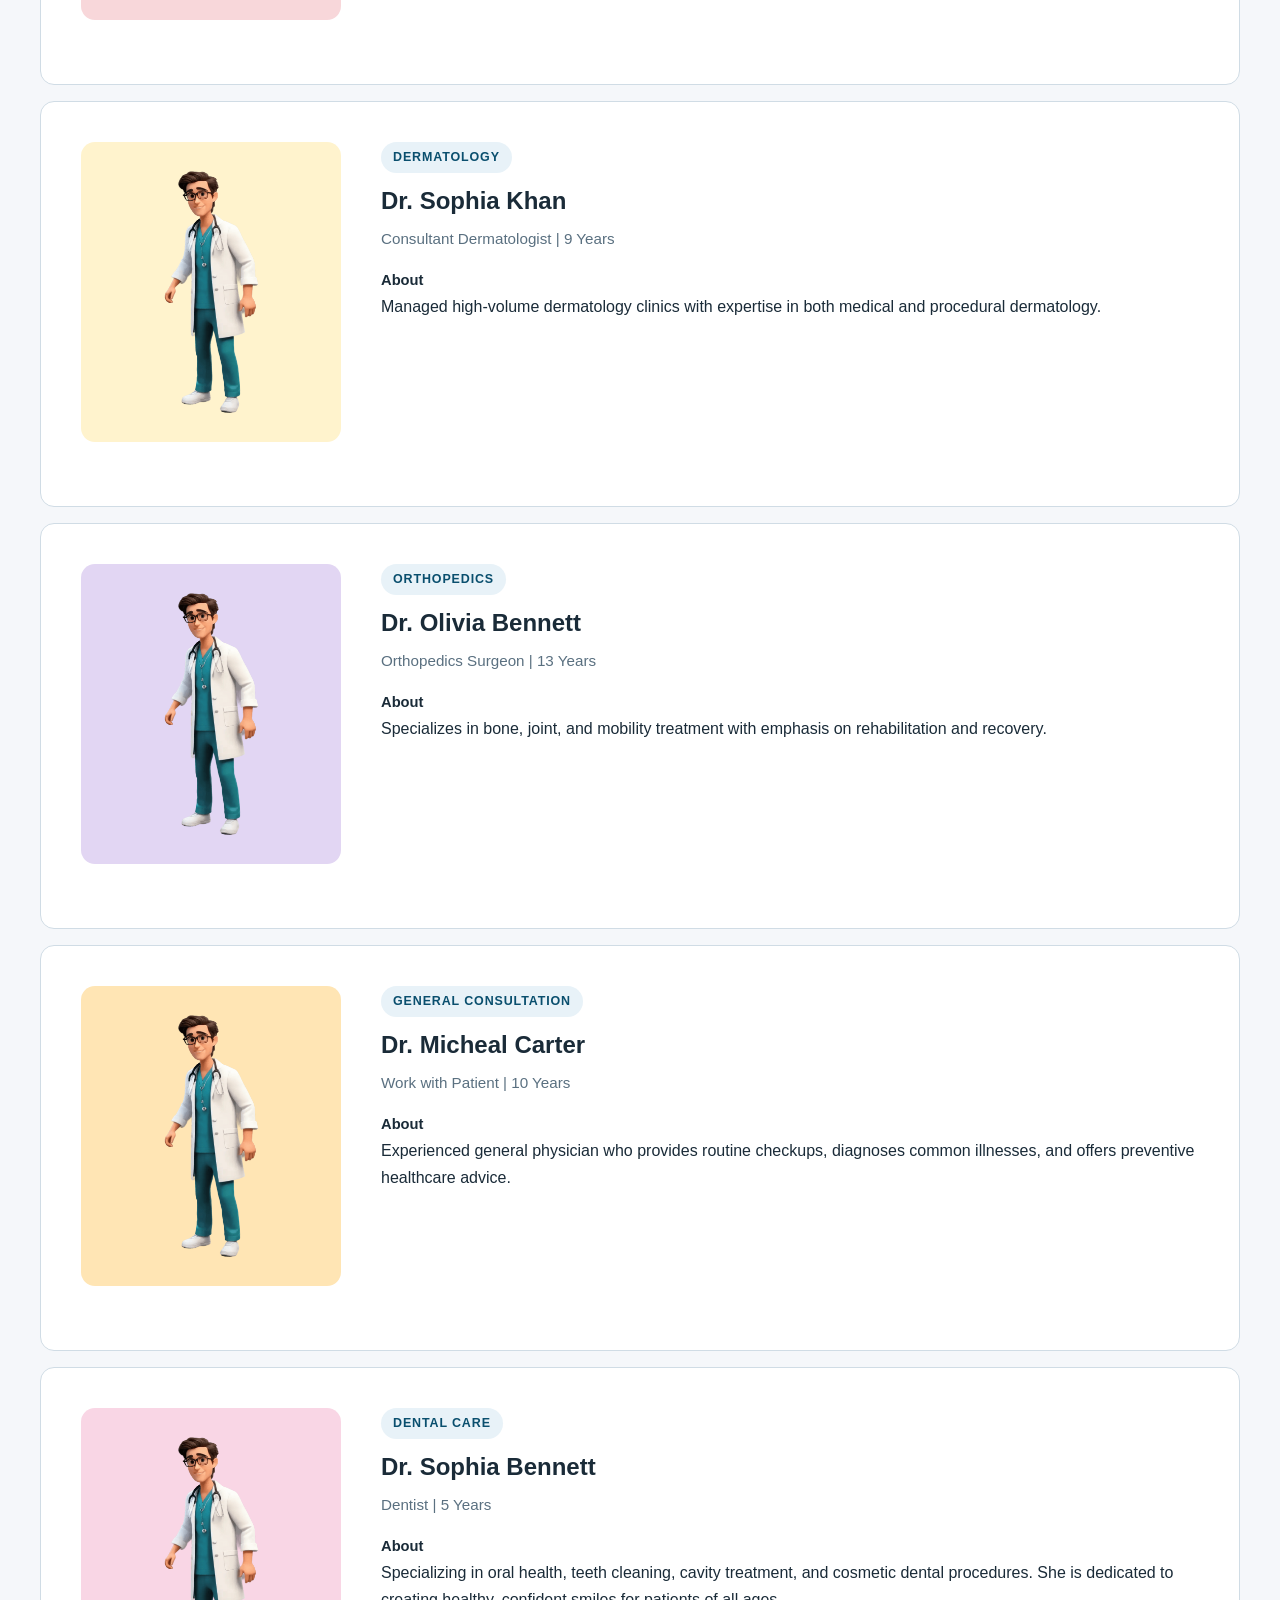
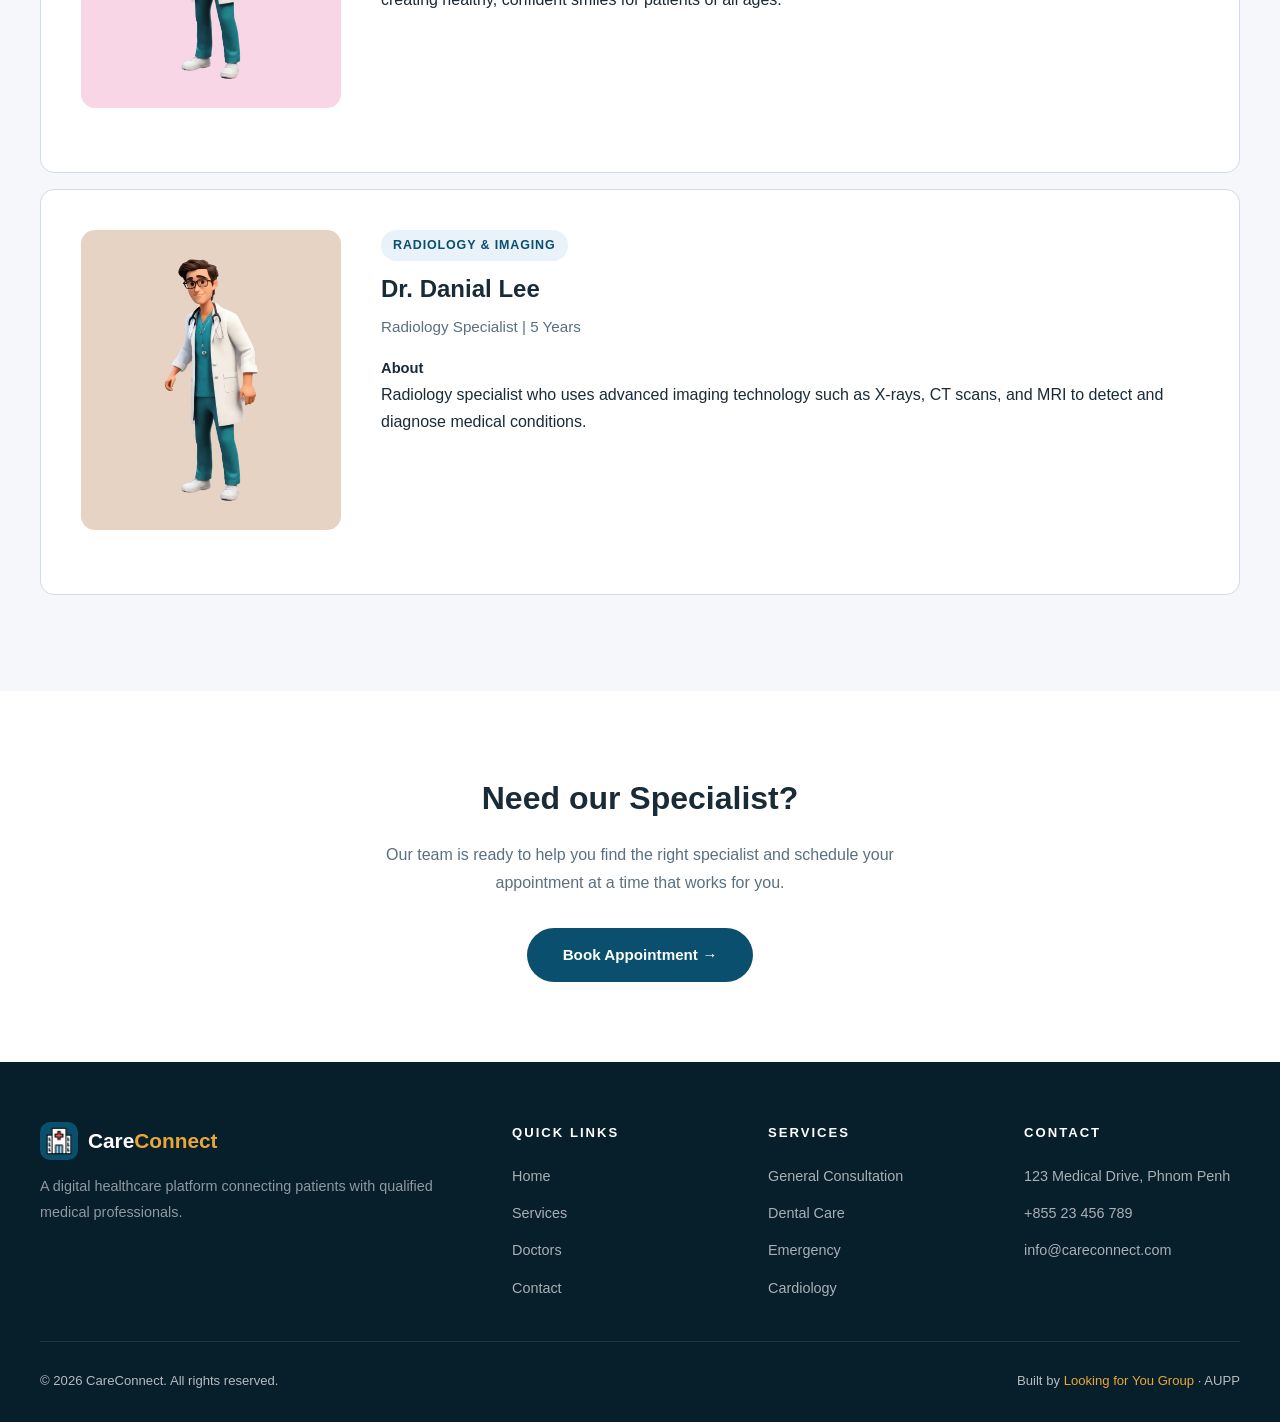
<file: doctors.html>
<!DOCTYPE html>
<html lang="en">
<head>
  <meta charset="UTF-8" />
  <meta name="viewport" content="width=device-width, initial-scale=1.0" />
  <title>Our Doctors — CareConnect</title>
  <link rel="icon" href="data:image/svg+xml,<svg xmlns=%22http://www.w3.org/2000/svg%22 viewBox=%220 0 100 100%22><text y=%22.9em%22 font-size=%2290%22>🏥</text></svg>">
  <link rel="stylesheet" href="css/doctors.css" />
</head>
<body>

  <!-- ========== HEADER / NAVIGATION ========== -->
  <header>
    <nav>

      <!-- Logo -->
      <a href="index.html" class="logo">
        <span class="logo-icon">
          <img src="img/logo.png" alt="main_logo">
        </span>
        <span class="logo-text">Care<span class="logo-highlight">Connect</span></span>
      </a>

      <!-- Navigation links -->
      <ul class="nav-links" id="navLinks">
        <li><a href="index.html">Home</a></li>
        <li><a href="services.html">Services</a></li>
        <li><a href="doctors.html" class="active">Doctors</a></li>
        <li><a href="contact.html" class="nav-btn">Book Appointment</a></li>
      </ul>

      <!-- Hamburger button -->
      <button class="hamburger" onclick="toggleNav()">☰</button>

    </nav>
  </header>

  <!-- ===== PAGE BANNER ===== -->
  <div class="page-banner">
    <p class="breadcrumb"><a href="index.html">Home</a> / Doctors</p>
    <h1>Meet Our Specialists</h1>
    <p>World-class physicians committed to delivering the highest standard of patient care, backed by decades of experience and internationally recognized credentials.</p>
  </div>

  <!-- ===== DOCTOR PROFILES ===== -->
  <section class="profiles-section">
    <div class="section-wrapper">

      <!-- DR. JAMES HARTWELL -->
      <div class="doctor-profile">

        <div class="profile-left">
          <div class="profile-photo blue-bg">
            <img src="img/png/male01.png" alt="Anime doctor image">
          </div>
        </div>  

        <div class="profile-right">
          <span class="specialty-tag">Cardiology</span>
          <h2>Dr. James Hartwell</h2>
          <p class="doctor-title">Senior Consultant Cardiologist | 18 Years Experience</p>

          <!-- ABOUT -->
          <summary>About</summary>
          <p>
            Specializes in intervention cardiology, structural heart disease, and long-term cardiac care planning.
          </p>
        </div>
      </div>


      <!-- DR. Amelia Ross -->
      <div class="doctor-profile">

        <div class="profile-left">
          <div class="profile-photo green-bg">
            <img src="img/png/male01.png" alt="Anime doctor image">
          </div>
        </div>  

        <div class="profile-right">
          <span class="specialty-tag">Neurology</span>
          <h2>Dr. Amelia Ross</h2>
          <p class="doctor-title">Consultant Neurologies | 14 Years </p>

          <!-- ABOUT -->
          <summary>About</summary>
          <p>
            Focused on stroke rehabilitation, epilepsy treatment, and nervous system disorder diagnostics.
          </p>
        </div>
      </div>

      <!-- DR. Ethan Miller -->
      <div class="doctor-profile">

        <div class="profile-left">
          <div class="profile-photo red-bg">
            <img src="img/png/male01.png" alt="Anime doctor image">
          </div>
        </div>  

        <div class="profile-right">
          <span class="specialty-tag">Pediatrics</span>
          <h2>Dr. Ethan Miller</h2>
          <p class="doctor-title">Senior Pediatric Specialist | 11 Years </p>

          <!-- ABOUT -->
          <summary>About</summary>
          <p>
            Provides preventive child healthcare, developmental screening, and family-centered pediatric treatment.
          </p>
        </div>
      </div>

      <!-- DR. Sophia Khan  -->
      <div class="doctor-profile">

        <div class="profile-left">
          <div class="profile-photo yellow-bg">
            <img src="img/png/male01.png" alt="Anime doctor image">
          </div>
        </div>  

        <div class="profile-right">
          <span class="specialty-tag">Dermatology</span>
          <h2>Dr. Sophia Khan</h2>
          <p class="doctor-title">Consultant Dermatologist | 9 Years</p>

          <!-- ABOUT -->
          <summary>About</summary>
          <p>
            Managed high-volume dermatology clinics with expertise in both medical and procedural dermatology.
          </p>
        </div>
      </div>

      <!-- DR. Olivia Bennett -->
      <div class="doctor-profile">

        <div class="profile-left">
          <div class="profile-photo purple-bg">
            <img src="img/png/male01.png" alt="Anime doctor image">
          </div>
        </div>  

        <div class="profile-right">
          <span class="specialty-tag">Orthopedics</span>
          <h2>Dr. Olivia Bennett</h2>
          <p class="doctor-title">Orthopedics Surgeon | 13 Years</p>

          <!-- ABOUT -->
          <summary>About</summary>
          <p>
            Specializes in bone, joint, and mobility treatment with emphasis on rehabilitation and recovery.
          </p>
        </div>
      </div>

      <!-- DR. Micheal Carter  -->
      <div class="doctor-profile">

        <div class="profile-left">
          <div class="profile-photo orange-bg">
            <img src="img/png/male01.png" alt="Anime doctor image">
          </div>
        </div>  

        <div class="profile-right">
          <span class="specialty-tag">General Consultation</span>
          <h2>Dr. Micheal Carter</h2>
          <p class="doctor-title">Work with Patient | 10 Years</p>

          <!-- ABOUT -->
          <summary>About</summary>
          <p>
            Experienced general physician who provides routine checkups, diagnoses common illnesses, and offers preventive healthcare advice. 
          </p>
        </div>
      </div>

      <!-- DR. Sophia Bennett -->
      <div class="doctor-profile">

        <div class="profile-left">
          <div class="profile-photo pink-bg">
            <img src="img/png/male01.png" alt="Anime doctor image">
          </div>
        </div>  

        <div class="profile-right">
          <span class="specialty-tag">Dental Care</span>
          <h2>Dr. Sophia Bennett </h2>
          <p class="doctor-title">Dentist | 5 Years</p>

          <!-- ABOUT -->
          <summary>About</summary>
          <p>
            Specializing in oral health, teeth cleaning, cavity treatment, and cosmetic dental procedures. 
            She is dedicated to creating healthy, confident smiles for patients of all ages.
          </p>
        </div>
      </div>

      <!-- DR. Danial Lee  -->
      <div class="doctor-profile">

        <div class="profile-left">
          <div class="profile-photo brown-bg">
            <img src="img/png/male01.png" alt="Anime doctor image">
          </div>
        </div>  

        <div class="profile-right">
          <span class="specialty-tag">Radiology & Imaging</span>
          <h2>Dr. Danial Lee</h2>
          <p class="doctor-title">Radiology Specialist | 5 Years</p>

          <!-- ABOUT -->
          <summary>About</summary>
          <p>
            Radiology specialist who uses advanced imaging technology such as X-rays, CT scans, and MRI to detect and diagnose medical conditions.
          </p>
        </div>
      </div>
    </div>
  </section>

  <!-- ========== CALL TO ACTION SECTION ========== -->
  <section class="cta-section">
    <div class="section-inner">
      <h2>Need our Specialist?</h2>
      <p>Our team is ready to help you find the right specialist and schedule your appointment at a time that works for you.</p>
      <a href="contact.html" class="cta-btn">Book Appointment →</a>
    </div>
  </section>

  <!-- ========== FOOTER ========== -->
  <footer>
    <div class="footer-grid">

      <!-- Brand column -->
      <div class="footer-brand">
        <a href="index.html" class="logo">
          <span class="logo-icon">
            <img src="img/logo.png" alt="main_logo">
          </span>
          <span class="logo-text white-logo">Care<span class="logo-highlight">Connect</span></span>
        </a>
        <p>A digital healthcare platform connecting patients with qualified medical professionals.</p>
      </div>

      <!-- Quick links -->
      <div class="footer-col">
        <h4>Quick Links</h4>
        <ul>
          <li><a href="index.html">Home</a></li>
          <li><a href="services.html">Services</a></li>
          <li><a href="doctors.html">Doctors</a></li>
          <li><a href="contact.html">Contact</a></li>
        </ul>
      </div>

      <!-- Services links -->
      <div class="footer-col">
        <h4>Services</h4>
        <ul>
          <li><a href="#">General Consultation</a></li>
          <li><a href="#">Dental Care</a></li>
          <li><a href="#">Emergency</a></li>
          <li><a href="#">Cardiology</a></li>
        </ul>
      </div>

      <!-- Contact info -->
      <div class="footer-col">
        <h4>Contact</h4>
        <ul>
          <li><a href="#">123 Medical Drive, Phnom Penh</a></li>
          <li><a href="#">+855 23 456 789</a></li>
          <li><a href="#">info@careconnect.com</a></li>
        </ul>
      </div>

    </div>

    <!-- Footer bottom bar -->
    <div class="footer-bottom">
      <p>© 2026 CareConnect. All rights reserved.</p>
      <p>Built by <a href="#">Looking for You Group</a> · AUPP</p>
    </div>
  </footer>


<!-- JavaScript for mobile menu -->
<script>
  function toggleNav() {
    var nav = document.getElementById('navLinks');
    if (nav.style.display === 'flex') {
      nav.style.display = 'none';
    } else {
      nav.style.display = 'flex';
    }
  }
</script>

</body>
</html>
</file>
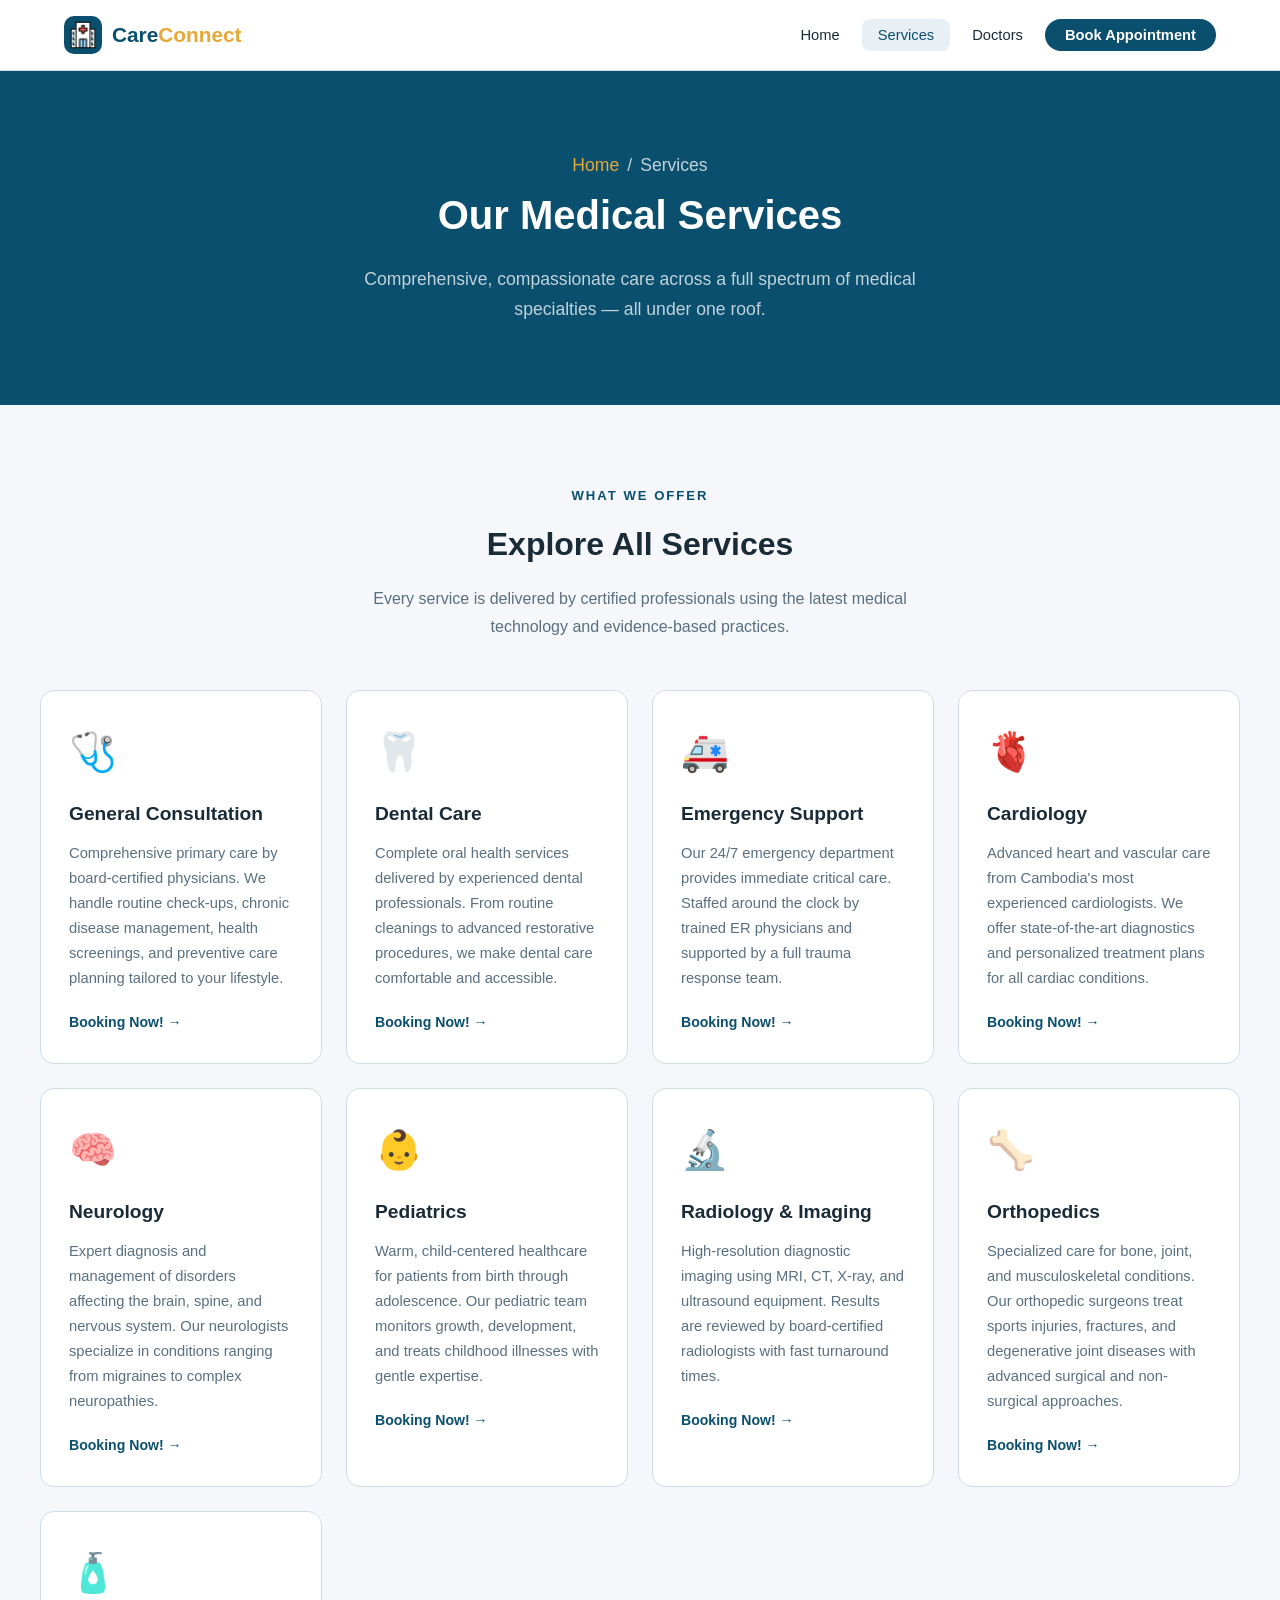
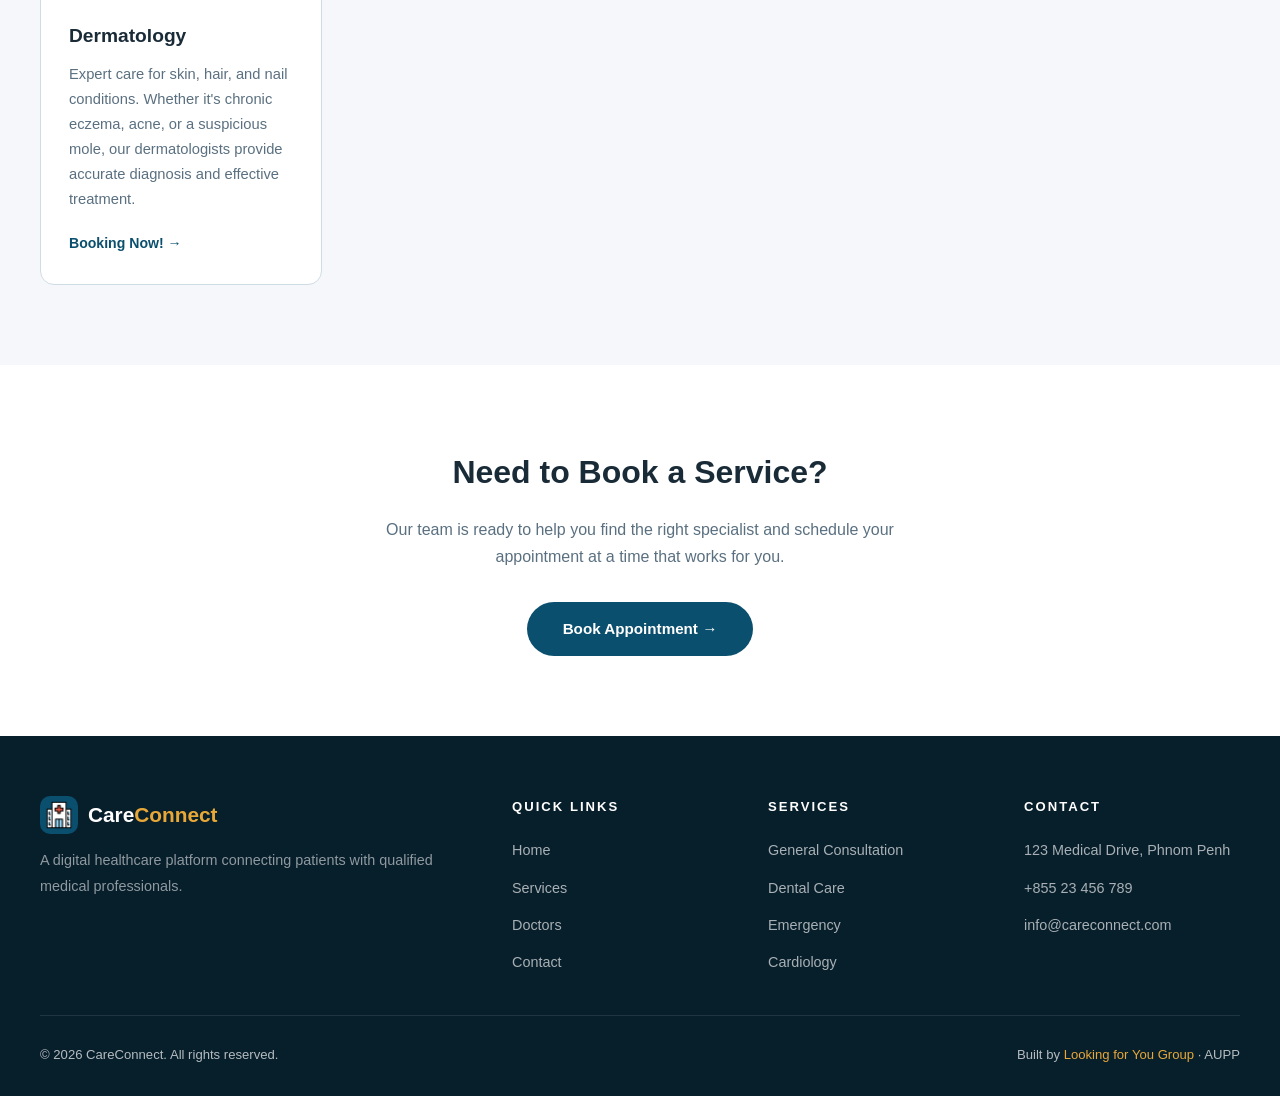
<file: services.html>
<!DOCTYPE html>
<html lang="en">
<head>
  <meta charset="UTF-8" />
  <meta name="viewport" content="width=device-width, initial-scale=1.0" />
  <title>Services | CareConnect</title>
  <link rel="icon" href="data:image/svg+xml,<svg xmlns=%22http://www.w3.org/2000/svg%22 viewBox=%220 0 100 100%22><text y=%22.9em%22 font-size=%2290%22>🏥</text></svg>">
  <link rel="stylesheet" href="css/services.css" />
</head>
<body>

  <!-- ========== HEADER / NAVIGATION ========== -->
  <header>
    <nav>

      <!-- Logo -->
      <a href="index.html" class="logo">
        <span class="logo-icon">
            <img src="img/logo.png" alt="main_logo">
        </span>
        <span class="logo-text">Care<span class="logo-highlight">Connect</span></span>
      </a>

      <!-- Navigation links -->
      <ul class="nav-links" id="navLinks">
        <li><a href="index.html">Home</a></li>
        <li><a href="services.html" class="active">Services</a></li>
        <li><a href="doctors.html">Doctors</a></li>
        <li><a href="contact.html" class="nav-btn">Book Appointment</a></li>
      </ul>

      <!-- Hamburger button -->
      <button class="hamburger" onclick="toggleNav()">☰</button>

    </nav>
  </header>


  <!-- ========== PAGE HERO ========== -->
  <div class="page-hero">
    <p class="breadcrumb">
      <a href="index.html">Home</a>
      <span>/</span>
      <span>Services</span>
    </p>
    <h1>Our Medical Services</h1>
    <p>Comprehensive, compassionate care across a full spectrum of medical specialties — all under one roof.</p>
  </div>


  <!-- ========== SERVICES SECTION ========== -->
  <section class="services-section">
    <div class="section-inner">

      <!-- Section heading -->
      <div class="section-head">
        <p class="section-label">What We Offer</p>
        <h2>Explore All Services</h2>
        <p class="section-subtitle">Every service is delivered by certified professionals using the latest medical technology and evidence-based practices.</p>
      </div>

      <!-- Services cards grid -->
      <div class="services-grid">

        <!-- Card 1: General Consultation -->
        <div class="service-card">
          <div class="service-icon">🩺</div>
          <h3>General Consultation</h3>
          <p>Comprehensive primary care by board-certified physicians. We handle routine check-ups, chronic disease management, health screenings, and preventive care planning tailored to your lifestyle.</p>
          <a href="contact.html" class="card-link">Booking Now! →</a>
        </div>

        <!-- Card 2: Dental Care -->
        <div class="service-card">
          <div class="service-icon">🦷</div>
          <h3>Dental Care</h3>
          <p>Complete oral health services delivered by experienced dental professionals. From routine cleanings to advanced restorative procedures, we make dental care comfortable and accessible.</p>
          <a href="contact.html" class="card-link">Booking Now! →</a>
        </div>

        <!-- Card 3: Emergency Support -->
        <div class="service-card">
          <div class="service-icon">🚑</div>
          <h3>Emergency Support</h3>
          <p>Our 24/7 emergency department provides immediate critical care. Staffed around the clock by trained ER physicians and supported by a full trauma response team.</p>
          <a href="contact.html" class="card-link">Booking Now! →</a>
        </div>

        <!-- Card 4: Cardiology -->
        <div class="service-card">
          <div class="service-icon">🫀</div>
          <h3>Cardiology</h3>
          <p>Advanced heart and vascular care from Cambodia's most experienced cardiologists. We offer state-of-the-art diagnostics and personalized treatment plans for all cardiac conditions.</p>
          <a href="contact.html" class="card-link">Booking Now! →</a>
        </div>

        <!-- Card 5: Neurology -->
        <div class="service-card">
          <div class="service-icon">🧠</div>
          <h3>Neurology</h3>
          <p>Expert diagnosis and management of disorders affecting the brain, spine, and nervous system. Our neurologists specialize in conditions ranging from migraines to complex neuropathies.</p>
          <a href="contact.html" class="card-link">Booking Now! →</a>
        </div>

        <!-- Card 6: Pediatrics -->
        <div class="service-card">
          <div class="service-icon">👶</div>
          <h3>Pediatrics</h3>
          <p>Warm, child-centered healthcare for patients from birth through adolescence. Our pediatric team monitors growth, development, and treats childhood illnesses with gentle expertise.</p>
          <a href="contact.html" class="card-link">Booking Now! →</a>
        </div>

        <!-- Card 7: Radiology & Imaging -->
        <div class="service-card">
          <div class="service-icon">🔬</div>
          <h3>Radiology & Imaging</h3>
          <p>High-resolution diagnostic imaging using MRI, CT, X-ray, and ultrasound equipment. Results are reviewed by board-certified radiologists with fast turnaround times.</p>
          <a href="contact.html" class="card-link">Booking Now! →</a>
        </div>

        <!-- Card 8: Orthopedics -->
        <div class="service-card">
          <div class="service-icon">🦴</div>
          <h3>Orthopedics</h3>
          <p>Specialized care for bone, joint, and musculoskeletal conditions. Our orthopedic surgeons treat sports injuries, fractures, and degenerative joint diseases with advanced surgical and non-surgical approaches.</p>
          <a href="contact.html" class="card-link">Booking Now! →</a>
        </div>

        <!-- Card 9: Dermatology -->
        <div class="service-card">
          <div class="service-icon">🧴</div>
          <h3>Dermatology</h3>
          <p>Expert care for skin, hair, and nail conditions. Whether it's chronic eczema, acne, or a suspicious mole, our dermatologists provide accurate diagnosis and effective treatment.</p>
          <a href="contact.html" class="card-link">Booking Now! →</a>
        </div>

      </div>
    </div>
  </section>

  <!-- ========== CALL TO ACTION SECTION ========== -->
  <section class="cta-section">
    <div class="section-inner">
      <h2>Need to Book a Service?</h2>
      <p>Our team is ready to help you find the right specialist and schedule your appointment at a time that works for you.</p>
      <a href="contact.html" class="cta-btn">Book Appointment →</a>
    </div>
  </section>


  <!-- ========== FOOTER ========== -->
  <footer>
    <div class="footer-grid">

      <!-- Brand column -->
      <div class="footer-brand">
        <a href="index.html" class="logo">
          <span class="logo-icon">
            <img src="img/logo.png" alt="main_logo">
          </span>
          <span class="logo-text white-logo">Care<span class="logo-highlight">Connect</span></span>
        </a>
        <p>A digital healthcare platform connecting patients with qualified medical professionals.</p>
      </div>

      <!-- Quick links -->
      <div class="footer-col">
        <h4>Quick Links</h4>
        <ul>
          <li><a href="index.html">Home</a></li>
          <li><a href="services.html">Services</a></li>
          <li><a href="doctors.html">Doctors</a></li>
          <li><a href="contact.html">Contact</a></li>
        </ul>
      </div>

      <!-- Services links -->
      <div class="footer-col">
        <h4>Services</h4>
        <ul>
          <li><a href="#">General Consultation</a></li>
          <li><a href="#">Dental Care</a></li>
          <li><a href="#">Emergency</a></li>
          <li><a href="#">Cardiology</a></li>
        </ul>
      </div>

      <!-- Contact info -->
      <div class="footer-col">
        <h4>Contact</h4>
        <ul>
          <li><a href="#">123 Medical Drive, Phnom Penh</a></li>
          <li><a href="#">+855 23 456 789</a></li>
          <li><a href="#">info@careconnect.com</a></li>
        </ul>
      </div>

    </div>

    <!-- Footer bottom bar -->
    <div class="footer-bottom">
      <p>© 2026 CareConnect. All rights reserved.</p>
      <p>Built by <a href="#">Looking for You Group</a> · AUPP</p>
    </div>
  </footer>

  <!-- JavaScript for mobile menu -->
  <script>
    function toggleNav() {
      var nav = document.getElementById('navLinks');
      if (nav.style.display === 'flex') {
        nav.style.display = 'none';
      } else {
        nav.style.display = 'flex';
      }
    }
  </script>

</body>
</html>
</file>
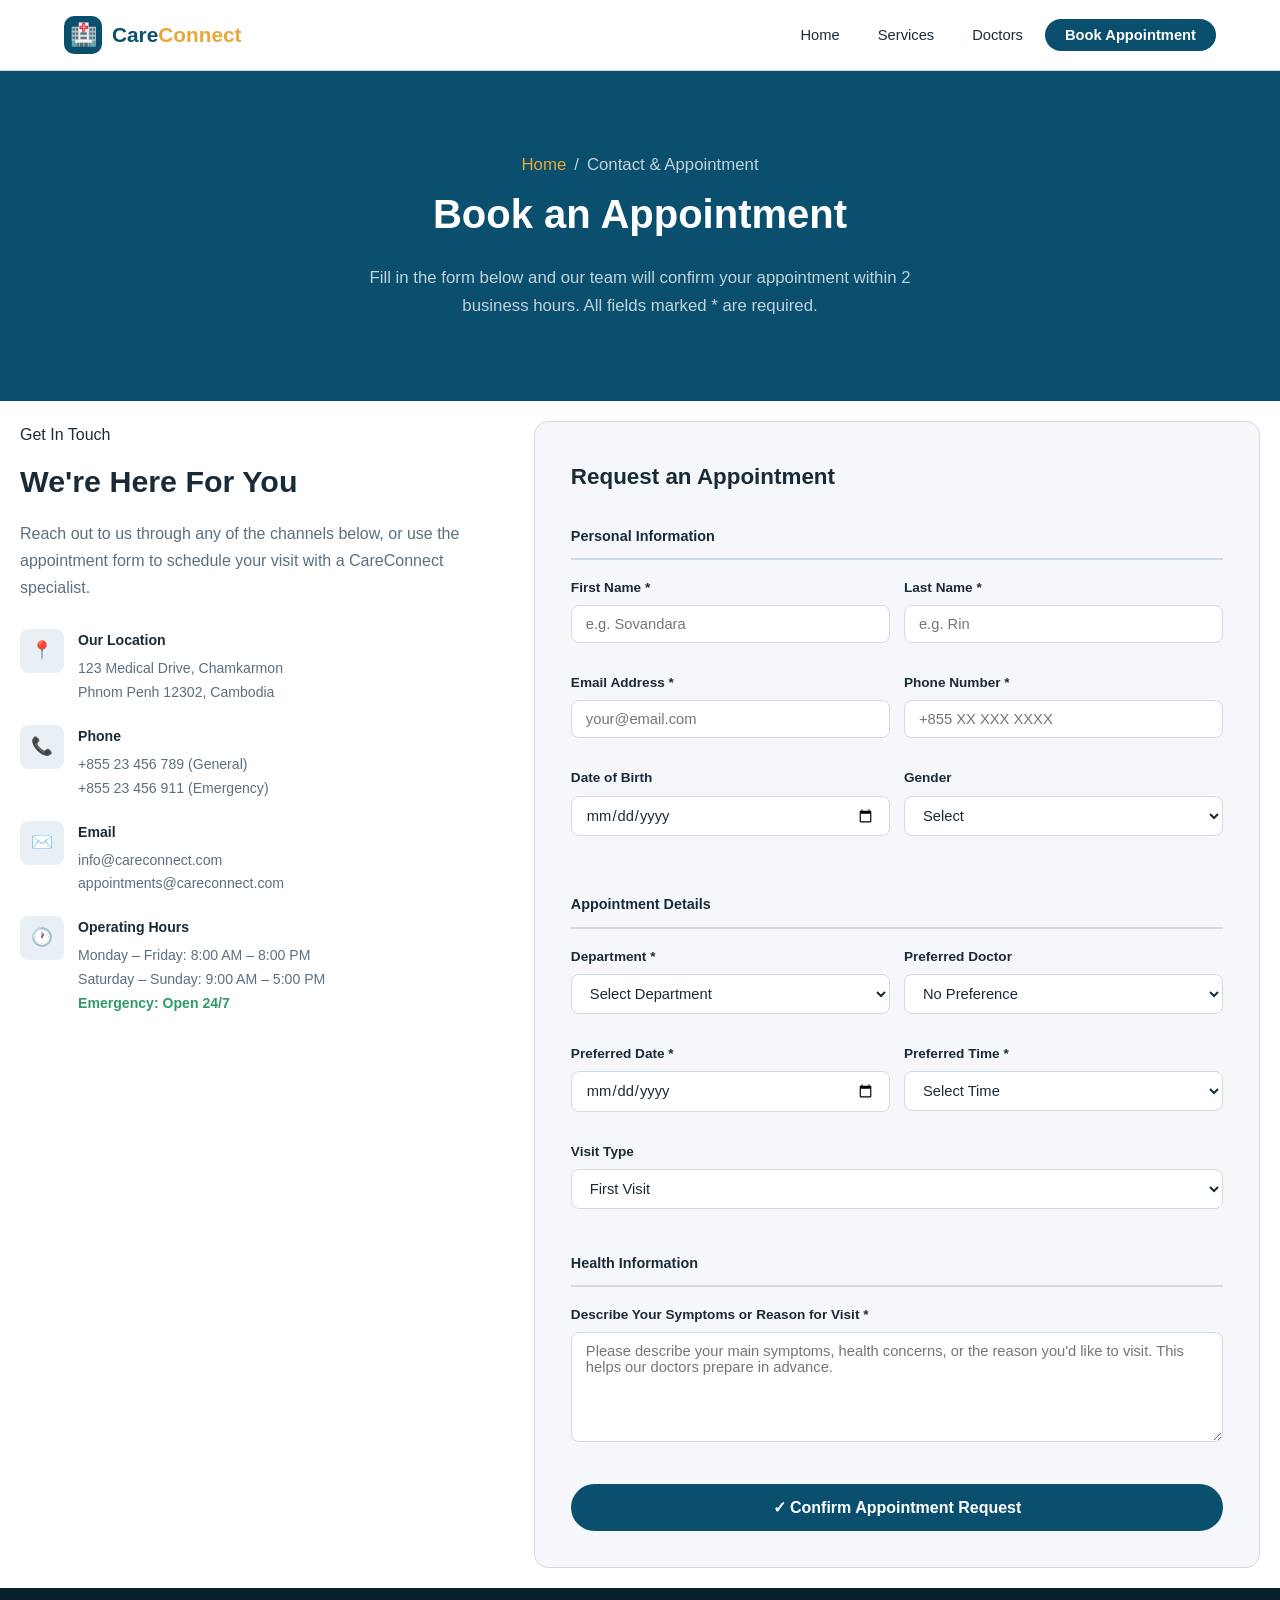
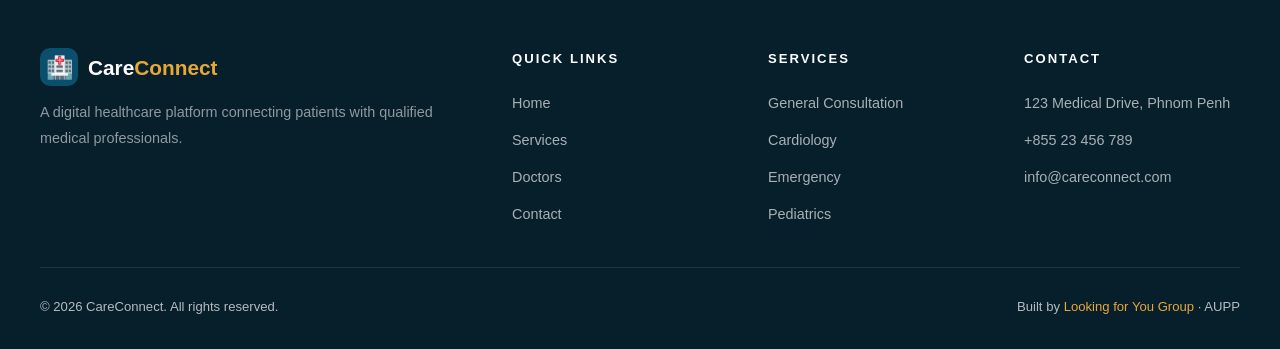
<file: html/contact.html>
<!DOCTYPE html>
<html lang="en">
<head>
  <meta charset="UTF-8" />
  <meta name="viewport" content="width=device-width, initial-scale=1.0" />
  <title>Contact | CareConnect</title>
  <link rel="icon" href="data:image/svg+xml,<svg xmlns=%22http://www.w3.org/2000/svg%22 viewBox=%220 0 100 100%22><text y=%22.9em%22 font-size=%2290%22>🏥</text></svg>">
  <link rel="stylesheet" href="../css/contact.css" />
</head>
<body>


    <!-- ========== HEADER / NAVIGATION ========== -->
  <header>
    <nav>

      <!-- Logo (left side) -->
      <a href="index.html" class="logo">
        <span class="logo-icon">🏥</span>
        <span class="logo-text">Care<span class="logo-highlight">Connect</span></span>
      </a>

      <!-- Navigation links -->
      <ul class="nav-links" id="navLinks">
        <li><a href="index.html">Home</a></li>
        <li><a href="../services.html">Services</a></li>
        <li><a href="../doctors.html">Doctors</a></li>
        <li><a href="../contact.html" class="nav-btn">Book Appointment</a></li>
      </ul>

      <!-- Hamburger button -->
      <button class="hamburger" onclick="toggleNav()">☰</button>

    </nav>
  </header>

  <!-- ========== PAGE HERO ========== -->
  <div class="page-hero">
    <p class="breadcrumb">
      <a href="index.html">Home</a>
      <span>/</span>
      <span>Contact & Appointment</span>
    </p>
    <h1>Book an Appointment</h1>
    <p>Fill in the form below and our team will confirm your appointment within 2 business hours. All fields marked * are required.</p>
  </div>


  <!-- ========== CONTACT + FORM SECTION ========== -->
  <section class="contact-section">
    <div class="section-inner">
      <div class="contact-grid">


        <!-- ---- Contact Info ---- -->
        <div class="contact-info">

          <p class="section-label">Get In Touch</p>
          <h2>We're Here For You</h2>
          <p class="info-intro">Reach out to us through any of the channels below, or use the appointment form to schedule your visit with a CareConnect specialist.</p>

          <!-- Info items list -->
          <div class="info-items">

            <div class="info-item">
              <div class="info-icon">📍</div>
              <div class="info-text">
                <h4>Our Location</h4>
                <p>123 Medical Drive, Chamkarmon<br>Phnom Penh 12302, Cambodia</p>
              </div>
            </div>

            <div class="info-item">
              <div class="info-icon">📞</div>
              <div class="info-text">
                <h4>Phone</h4>
                <p>+855 23 456 789 (General)<br>+855 23 456 911 (Emergency)</p>
              </div>
            </div>

            <div class="info-item">
              <div class="info-icon">✉️</div>
              <div class="info-text">
                <h4>Email</h4>
                <p>info@careconnect.com<br>appointments@careconnect.com</p>
              </div>
            </div>

            <div class="info-item">
              <div class="info-icon">🕐</div>
              <div class="info-text">
                <h4>Operating Hours</h4>
                <p>
                  Monday – Friday: 8:00 AM – 8:00 PM<br>
                  Saturday – Sunday: 9:00 AM – 5:00 PM<br>
                  <strong class="open-text">Emergency: Open 24/7</strong>
                </p>
              </div>
            </div>
          </div>
        </div>


        <!-- ---- Appointment Form ---- -->
        <div class="form-box">
          <h3>Request an Appointment</h3>

          <!-- Section 1: Personal Information -->
          <fieldset class="form-fieldset">
            <legend class="fieldset-legend">Personal Information</legend>

            <div class="form-row">
              <div class="form-group">
                <label for="firstName">First Name *</label>
                <input type="text" id="firstName" name="firstName" placeholder="e.g. Sovandara" required />
              </div>
              <div class="form-group">
                <label for="lastName">Last Name *</label>
                <input type="text" id="lastName" name="lastName" placeholder="e.g. Rin" required />
              </div>
            </div>

            <div class="form-row">
              <div class="form-group">
                <label for="email">Email Address *</label>
                <input type="email" id="email" name="email" placeholder="your@email.com" required />
              </div>
              <div class="form-group">
                <label for="phone">Phone Number *</label>
                <input type="tel" id="phone" name="phone" placeholder="+855 XX XXX XXXX" required />
              </div>
            </div>

            <div class="form-row">
              <div class="form-group">
                <label for="dob">Date of Birth</label>
                <input type="date" id="dob" name="dob" />
              </div>
              <div class="form-group">
                <label for="gender">Gender</label>
                <select id="gender" name="gender">
                  <option value="">Select</option>
                  <option>Male</option>
                  <option>Female</option>
                  <option>Prefer not to say</option>
                </select>
              </div>
            </div>

          </fieldset>

          <!-- Section 2: Appointment Details -->
          <fieldset class="form-fieldset">
            <legend class="fieldset-legend">Appointment Details</legend>

            <div class="form-row">
              <div class="form-group">
                <label for="department">Department *</label>
                <select id="department" name="department" required>
                  <option value="">Select Department</option>
                  <option>General Consultation</option>
                  <option>Cardiology</option>
                  <option>Neurology</option>
                  <option>Pediatrics</option>
                  <option>Dental Care</option>
                  <option>Orthopedics</option>
                  <option>Dermatology</option>
                  <option>Radiology & Imaging</option>
                  <option>Emergency</option>
                </select>
              </div>
              <div class="form-group">
                <label for="doctor">Preferred Doctor</label>
                <select id="doctor" name="doctor">
                  <option value="">No Preference</option>
                  <option>Dr. James Hartwell (Cardiology)</option>
                  <option>Dr. Amerlia Ross (Neurology)</option>
                  <option>Dr. Ethan Miller (Pediatrics)</option>
                  <option>Dr. Micheal Carter(General)</option>
                  <option>Dr. Olivia Bennett (Orthopedics)</option>
                  <option>Dr. Sophia Khan (Dermatology)</option>
                </select>
              </div>
            </div>

            <div class="form-row">
              <div class="form-group">
                <label for="apptDate">Preferred Date *</label>
                <input type="date" id="apptDate" name="apptDate" required />
              </div>
              <div class="form-group">
                <label for="apptTime">Preferred Time *</label>
                <select id="apptTime" name="apptTime" required>
                  <option value="">Select Time</option>
                  <option>8:00 AM</option>
                  <option>9:00 AM</option>
                  <option>10:00 AM</option>
                  <option>11:00 AM</option>
                  <option>1:00 PM</option>
                  <option>2:00 PM</option>
                  <option>3:00 PM</option>
                  <option>4:00 PM</option>
                  <option>5:00 PM</option>
                </select>
              </div>
            </div>

            <div class="form-group">
              <label for="visitType">Visit Type</label>
              <select id="visitType" name="visitType">
                <option>First Visit</option>
                <option>Follow-up Appointment</option>
                <option>Annual Check-up</option>
                <option>Urgent Care</option>
              </select>
            </div>

          </fieldset>

          <!-- Section 3: Health Information -->
          <fieldset class="form-fieldset">
            <legend class="fieldset-legend">Health Information</legend>

            <div class="form-group">
              <label for="message">Describe Your Symptoms or Reason for Visit *</label>
              <textarea id="message" name="message" placeholder="Please describe your main symptoms, health concerns, or the reason you'd like to visit. This helps our doctors prepare in advance." required></textarea>
            </div>
            
          </fieldset>

          <!-- Submit Button -->
          <button type="button" class="submit-btn" onclick="submitForm()">
            ✓ Confirm Appointment Request
          </button>
          
          <!-- This message appears after a successful submission -->
          <div class="success-msg" id="formSuccess">
            🎉 Thank you! Your appointment request has been received. We'll contact you shortly to confirm.
          </div>

        </div>
        <!-- end form-box -->

      </div>
    </div>
  </section>

  <!-- ========== FOOTER ========== -->
  <footer>
    <div class="footer-grid">

      <!-- Brand column -->
      <div class="footer-brand">
        <a href="index.html" class="logo">
          <span class="logo-icon">🏥</span>
          <span class="logo-text white-logo">Care<span class="logo-highlight">Connect</span></span>
        </a>
        <p>A digital healthcare platform connecting patients with qualified medical professionals.</p>
      </div>

      <!-- Quick links -->
      <div class="footer-col">
        <h4>Quick Links</h4>
        <ul>
          <li><a href="index.html">Home</a></li>
          <li><a href="../services.html">Services</a></li>
          <li><a href="../doctors.html">Doctors</a></li>
          <li><a href="../contact.html">Contact</a></li>
        </ul>
      </div>

      <!-- Services links -->
      <div class="footer-col">
        <h4>Services</h4>
        <ul>
          <li><a href="../services.html">General Consultation</a></li>
          <li><a href="../services.html">Cardiology</a></li>
          <li><a href="../services.html">Emergency</a></li>
          <li><a href="../services.html">Pediatrics</a></li>
        </ul>
      </div>

      <!-- Contact info -->
      <div class="footer-col">
        <h4>Contact</h4>
        <ul>
          <li><a href="#">123 Medical Drive, Phnom Penh</a></li>
          <li><a href="#">+855 23 456 789</a></li>
          <li><a href="#">info@careconnect.com</a></li>
        </ul>
      </div>

    </div>

    <!-- Footer bottom bar -->
    <div class="footer-bottom">
      <p>© 2026 CareConnect. All rights reserved.</p>
      <p>Built by <a href="#">Looking for You Group</a> · AUPP</p>
    </div>
  </footer>


  <!-- ========== JAVASCRIPT ========== -->
  <script>

    /* Toggle the mobile menu open and closed */
    function toggleNav() {
      document.getElementById('navLinks').classList.toggle('open');
    }

    /* Check the form when the submit button is clicked */
    function submitForm() {

      /* List of input IDs that must be filled in */
      var requiredFields = ['firstName', 'lastName', 'email', 'phone', 'department', 'apptDate', 'apptTime', 'message'];

      /* Assume the form is valid until we find an empty field */
      var isValid = true;

      /* Loop through each required field */
      for (var i = 0; i < requiredFields.length; i++) {
        var fieldId = requiredFields[i];
        var field = document.getElementById(fieldId);

        /* If the field is empty, mark it red and set valid to false */
        if (field.value.trim() === '') {
          field.style.borderColor = '#c83232';
          isValid = false;
        } else {
          /* Otherwise remove the red border */
          field.style.borderColor = '';
        }
      }

      /* If all fields are filled, show the success message */
      if (isValid) {
        document.getElementById('formSuccess').style.display = 'block';

        /* Disable the button so it can't be clicked twice */
        var btn = document.querySelector('.submit-btn');
        btn.disabled = true;
        btn.textContent = '✓ Request Submitted';
        btn.style.backgroundColor = '#2e9b6b';
      }
    }

  </script>

</body>
</html>
</file>
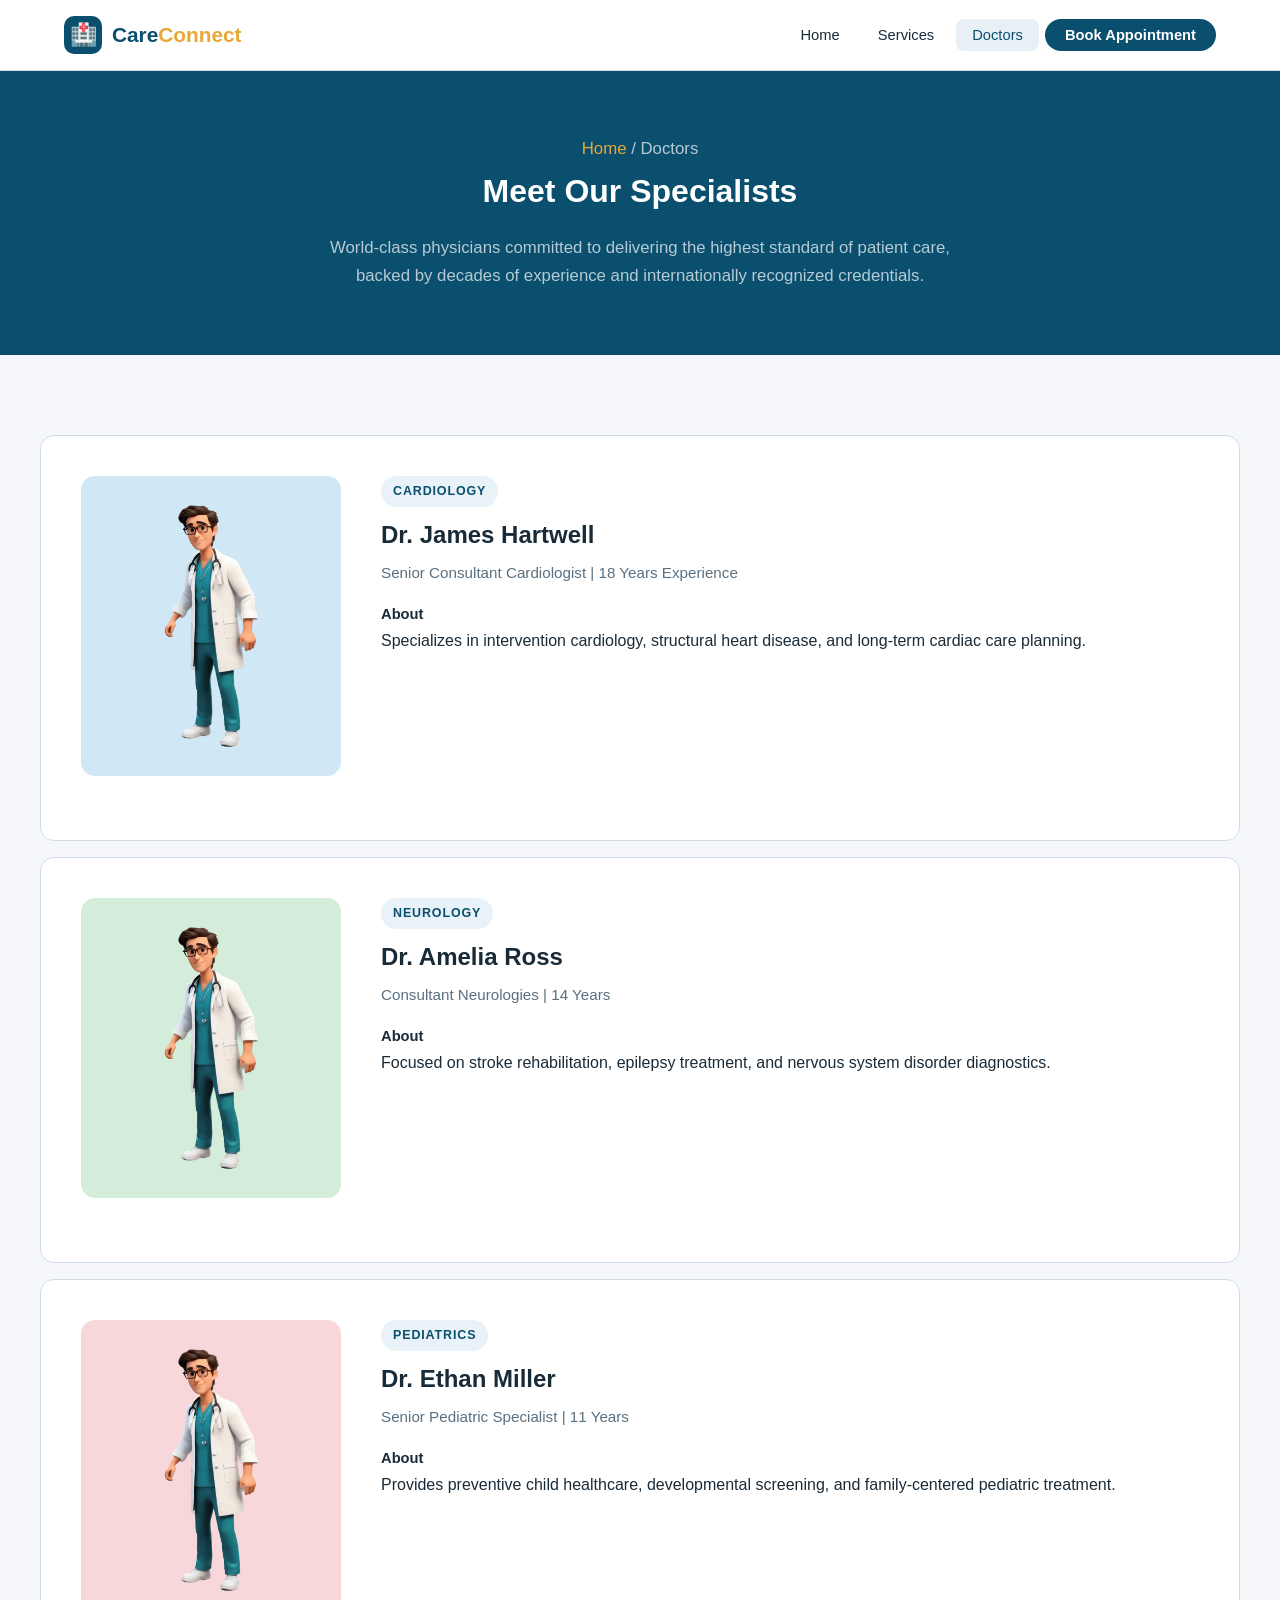
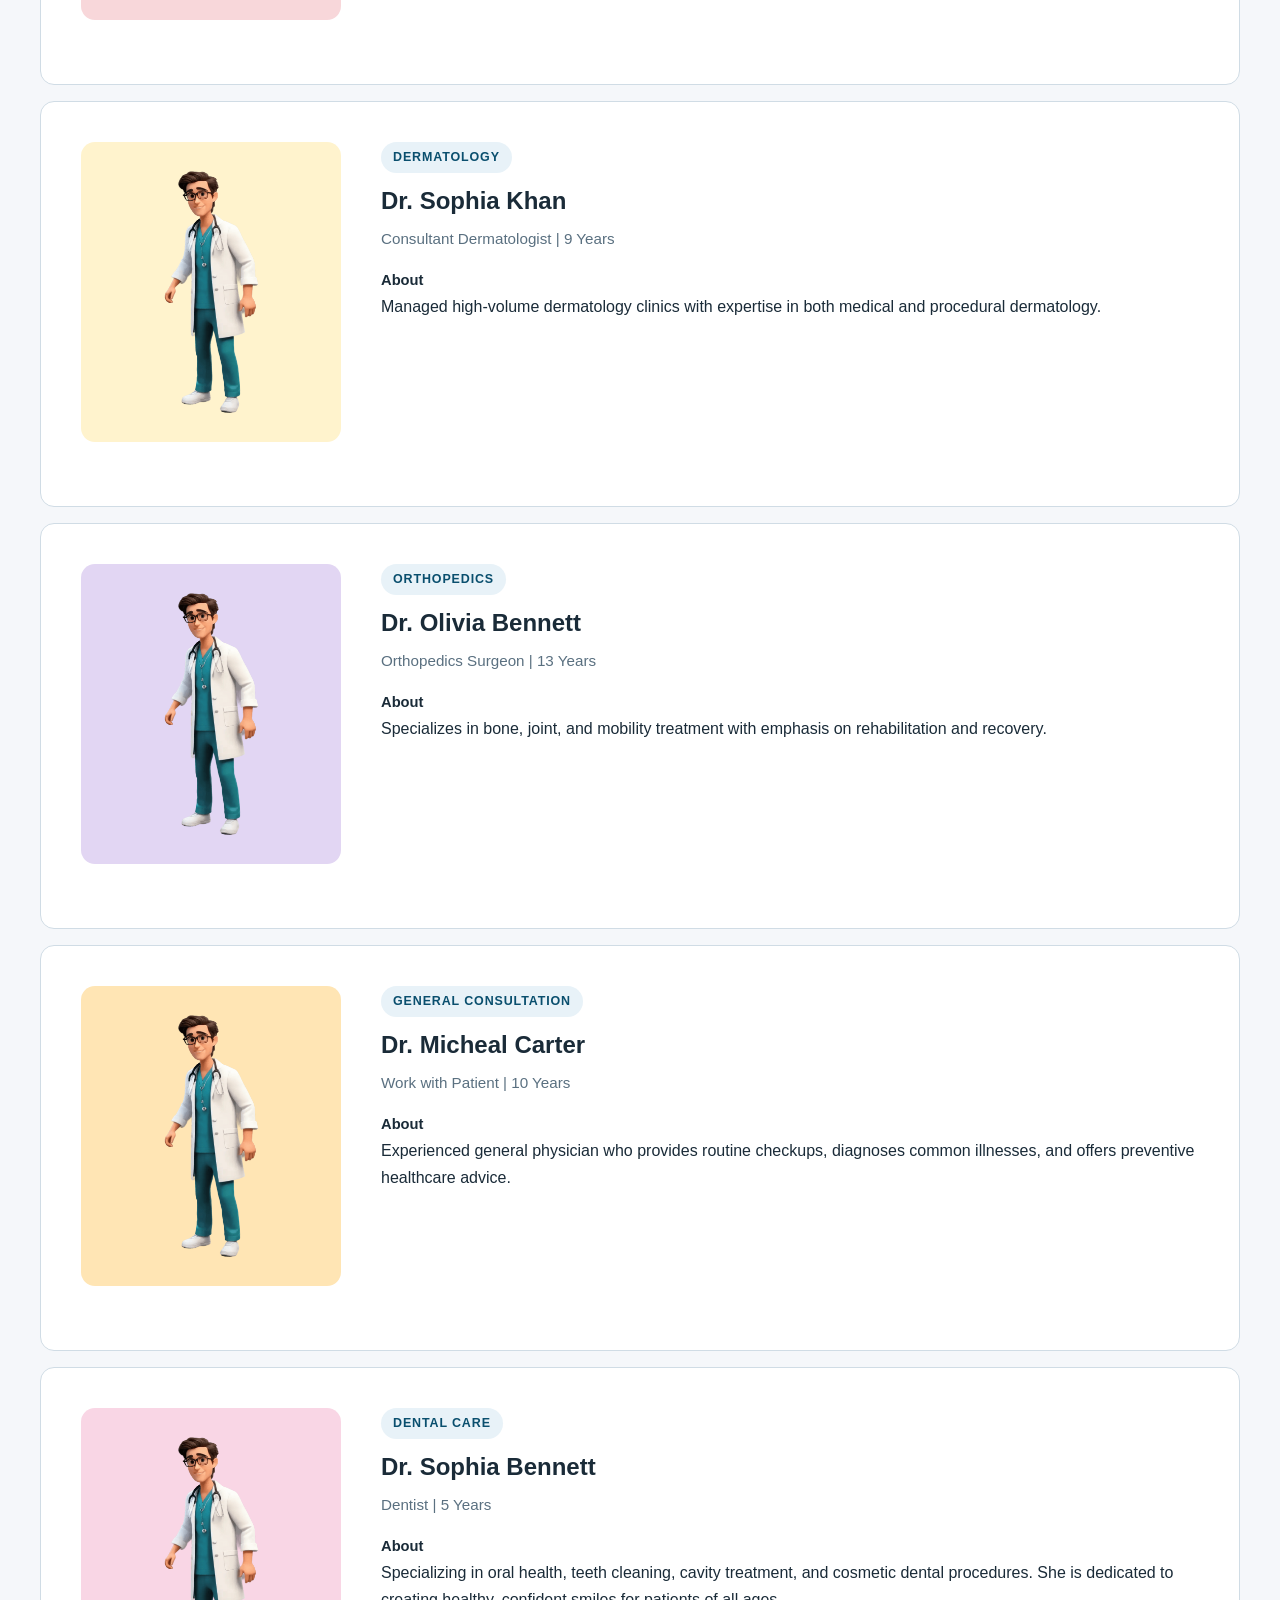
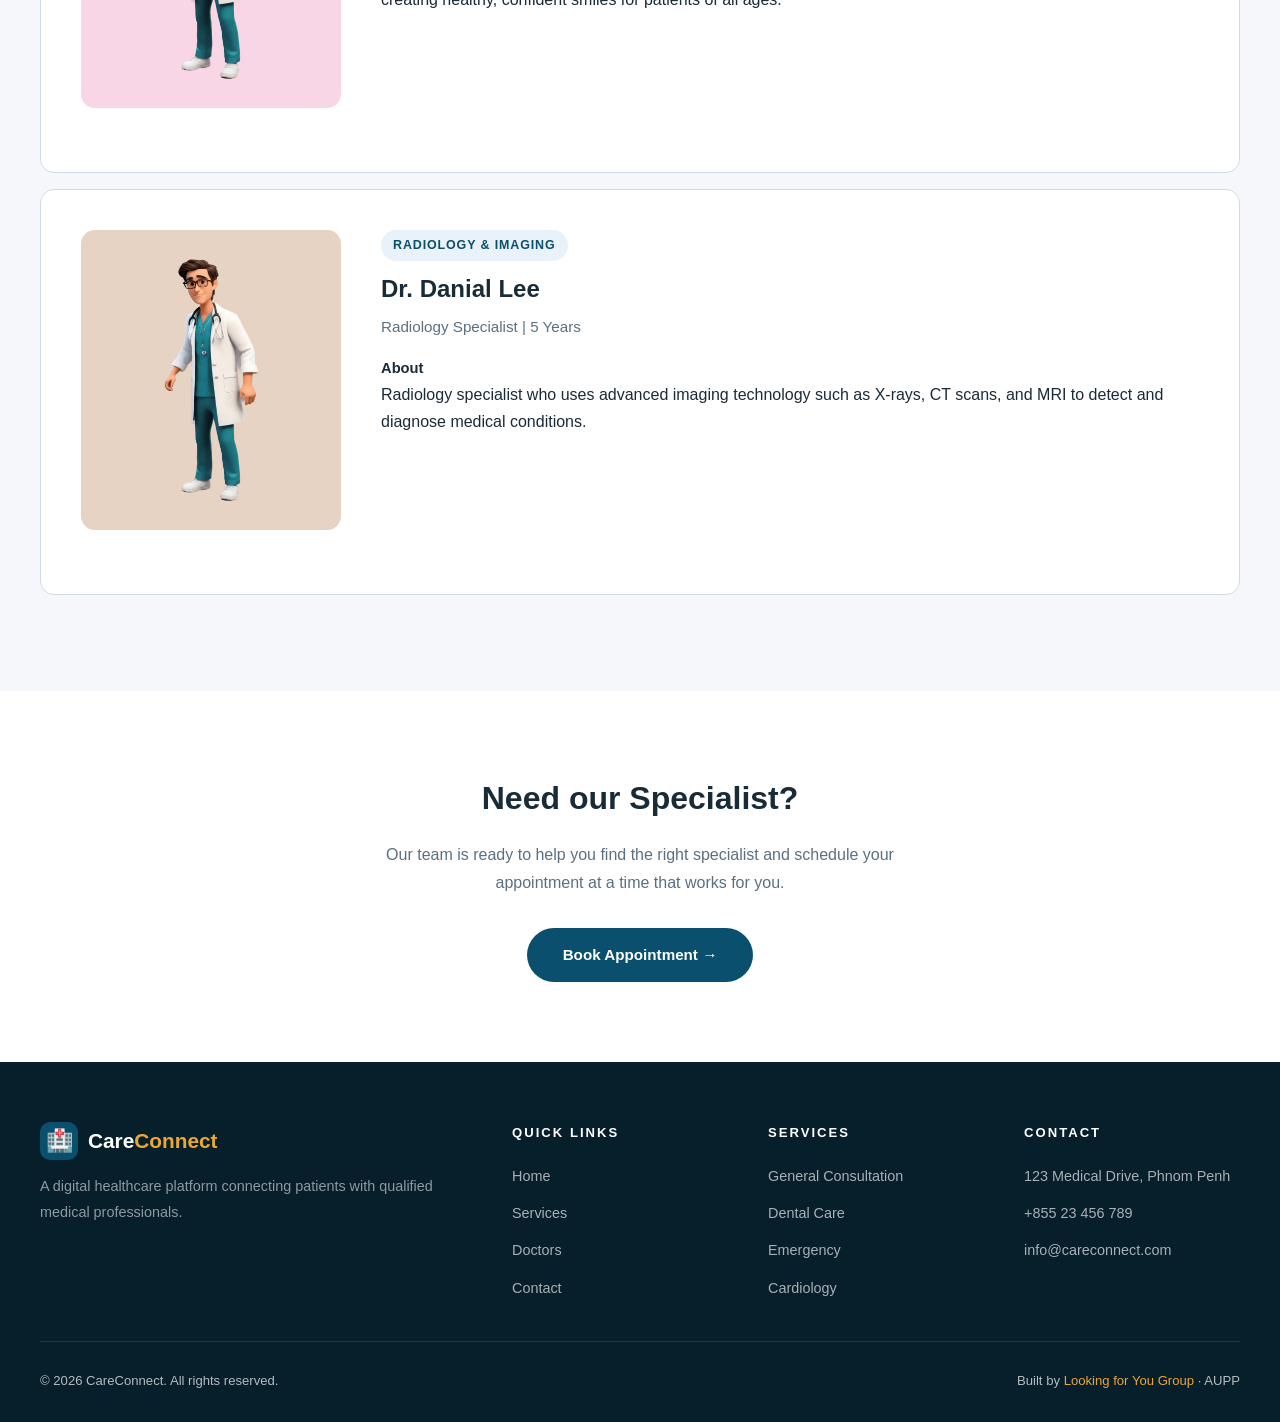
<file: html/doctors.html>
<!DOCTYPE html>
<html lang="en">
<head>
  <meta charset="UTF-8" />
  <meta name="viewport" content="width=device-width, initial-scale=1.0" />
  <title>Our Doctors — CareConnect</title>
  <link rel="icon" href="data:image/svg+xml,<svg xmlns=%22http://www.w3.org/2000/svg%22 viewBox=%220 0 100 100%22><text y=%22.9em%22 font-size=%2290%22>🏥</text></svg>">
  <link rel="stylesheet" href="../css/doctors.css" />
</head>
<body>

  <!-- ========== HEADER / NAVIGATION ========== -->
  <header>
    <nav>

      <!-- Logo -->
      <a href="index.html" class="logo">
        <span class="logo-icon">🏥</span>
        <span class="logo-text">Care<span class="logo-highlight">Connect</span></span>
      </a>

      <!-- Navigation links -->
      <ul class="nav-links" id="navLinks">
        <li><a href="index.html">Home</a></li>
        <li><a href="services.html">Services</a></li>
        <li><a href="doctors.html" class="active">Doctors</a></li>
        <li><a href="contact.html" class="nav-btn">Book Appointment</a></li>
      </ul>

      <!-- Hamburger button -->
      <button class="hamburger" onclick="toggleNav()">☰</button>

    </nav>
  </header>

  <!-- ===== PAGE BANNER ===== -->
  <div class="page-banner">
    <p class="breadcrumb"><a href="index.html">Home</a> / Doctors</p>
    <h1>Meet Our Specialists</h1>
    <p>World-class physicians committed to delivering the highest standard of patient care, backed by decades of experience and internationally recognized credentials.</p>
  </div>

  <!-- ===== DOCTOR PROFILES ===== -->
  <section class="profiles-section">
    <div class="section-wrapper">

      <!-- DR. JAMES HARTWELL -->
      <div class="doctor-profile">

        <div class="profile-left">
          <div class="profile-photo blue-bg">
            <img src="../img/png/male01.png" alt="Anime doctor image">
          </div>
        </div>  

        <div class="profile-right">
          <span class="specialty-tag">Cardiology</span>
          <h2>Dr. James Hartwell</h2>
          <p class="doctor-title">Senior Consultant Cardiologist | 18 Years Experience</p>

          <!-- ABOUT -->
          <summary>About</summary>
          <p>
            Specializes in intervention cardiology, structural heart disease, and long-term cardiac care planning.
          </p>
        </div>
      </div>


      <!-- DR. Amelia Ross -->
      <div class="doctor-profile">

        <div class="profile-left">
          <div class="profile-photo green-bg">
            <img src="../img/png/male01.png" alt="Anime doctor image">
          </div>
        </div>  

        <div class="profile-right">
          <span class="specialty-tag">Neurology</span>
          <h2>Dr. Amelia Ross</h2>
          <p class="doctor-title">Consultant Neurologies | 14 Years </p>

          <!-- ABOUT -->
          <summary>About</summary>
          <p>
            Focused on stroke rehabilitation, epilepsy treatment, and nervous system disorder diagnostics.
          </p>
        </div>
      </div>

      <!-- DR. Ethan Miller -->
      <div class="doctor-profile">

        <div class="profile-left">
          <div class="profile-photo red-bg">
            <img src="../img/png/male01.png" alt="Anime doctor image">
          </div>
        </div>  

        <div class="profile-right">
          <span class="specialty-tag">Pediatrics</span>
          <h2>Dr. Ethan Miller</h2>
          <p class="doctor-title">Senior Pediatric Specialist | 11 Years </p>

          <!-- ABOUT -->
          <summary>About</summary>
          <p>
            Provides preventive child healthcare, developmental screening, and family-centered pediatric treatment.
          </p>
        </div>
      </div>

      <!-- DR. Sophia Khan  -->
      <div class="doctor-profile">

        <div class="profile-left">
          <div class="profile-photo yellow-bg">
            <img src="../img/png/male01.png" alt="Anime doctor image">
          </div>
        </div>  

        <div class="profile-right">
          <span class="specialty-tag">Dermatology</span>
          <h2>Dr. Sophia Khan</h2>
          <p class="doctor-title">Consultant Dermatologist | 9 Years</p>

          <!-- ABOUT -->
          <summary>About</summary>
          <p>
            Managed high-volume dermatology clinics with expertise in both medical and procedural dermatology.
          </p>
        </div>
      </div>

      <!-- DR. Olivia Bennett -->
      <div class="doctor-profile">

        <div class="profile-left">
          <div class="profile-photo purple-bg">
            <img src="../img/png/male01.png" alt="Anime doctor image">
          </div>
        </div>  

        <div class="profile-right">
          <span class="specialty-tag">Orthopedics</span>
          <h2>Dr. Olivia Bennett</h2>
          <p class="doctor-title">Orthopedics Surgeon | 13 Years</p>

          <!-- ABOUT -->
          <summary>About</summary>
          <p>
            Specializes in bone, joint, and mobility treatment with emphasis on rehabilitation and recovery.
          </p>
        </div>
      </div>

      <!-- DR. Micheal Carter  -->
      <div class="doctor-profile">

        <div class="profile-left">
          <div class="profile-photo orange-bg">
            <img src="../img/png/male01.png" alt="Anime doctor image">
          </div>
        </div>  

        <div class="profile-right">
          <span class="specialty-tag">General Consultation</span>
          <h2>Dr. Micheal Carter</h2>
          <p class="doctor-title">Work with Patient | 10 Years</p>

          <!-- ABOUT -->
          <summary>About</summary>
          <p>
            Experienced general physician who provides routine checkups, diagnoses common illnesses, and offers preventive healthcare advice. 
          </p>
        </div>
      </div>

      <!-- DR. Sophia Bennett -->
      <div class="doctor-profile">

        <div class="profile-left">
          <div class="profile-photo pink-bg">
            <img src="../img/png/male01.png" alt="Anime doctor image">
          </div>
        </div>  

        <div class="profile-right">
          <span class="specialty-tag">Dental Care</span>
          <h2>Dr. Sophia Bennett </h2>
          <p class="doctor-title">Dentist | 5 Years</p>

          <!-- ABOUT -->
          <summary>About</summary>
          <p>
            Specializing in oral health, teeth cleaning, cavity treatment, and cosmetic dental procedures. 
            She is dedicated to creating healthy, confident smiles for patients of all ages.
          </p>
        </div>
      </div>

      <!-- DR. Danial Lee  -->
      <div class="doctor-profile">

        <div class="profile-left">
          <div class="profile-photo brown-bg">
            <img src="../img/png/male01.png" alt="Anime doctor image">
          </div>
        </div>  

        <div class="profile-right">
          <span class="specialty-tag">Radiology & Imaging</span>
          <h2>Dr. Danial Lee</h2>
          <p class="doctor-title">Radiology Specialist | 5 Years</p>

          <!-- ABOUT -->
          <summary>About</summary>
          <p>
            Radiology specialist who uses advanced imaging technology such as X-rays, CT scans, and MRI to detect and diagnose medical conditions.
          </p>
        </div>
      </div>
    </div>
  </section>

  <!-- ========== CALL TO ACTION SECTION ========== -->
  <section class="cta-section">
    <div class="section-inner">
      <h2>Need our Specialist?</h2>
      <p>Our team is ready to help you find the right specialist and schedule your appointment at a time that works for you.</p>
      <a href="contact.html" class="cta-btn">Book Appointment →</a>
    </div>
  </section>

  <!-- ========== FOOTER ========== -->
  <footer>
    <div class="footer-grid">

      <!-- Brand column -->
      <div class="footer-brand">
        <a href="index.html" class="logo">
          <span class="logo-icon">🏥</span>
          <span class="logo-text white-logo">Care<span class="logo-highlight">Connect</span></span>
        </a>
        <p>A digital healthcare platform connecting patients with qualified medical professionals.</p>
      </div>

      <!-- Quick links -->
      <div class="footer-col">
        <h4>Quick Links</h4>
        <ul>
          <li><a href="index.html">Home</a></li>
          <li><a href="services.html">Services</a></li>
          <li><a href="doctors.html">Doctors</a></li>
          <li><a href="contact.html">Contact</a></li>
        </ul>
      </div>

      <!-- Services links -->
      <div class="footer-col">
        <h4>Services</h4>
        <ul>
          <li><a href="#">General Consultation</a></li>
          <li><a href="#">Dental Care</a></li>
          <li><a href="#">Emergency</a></li>
          <li><a href="#">Cardiology</a></li>
        </ul>
      </div>

      <!-- Contact info -->
      <div class="footer-col">
        <h4>Contact</h4>
        <ul>
          <li><a href="#">123 Medical Drive, Phnom Penh</a></li>
          <li><a href="#">+855 23 456 789</a></li>
          <li><a href="#">info@careconnect.com</a></li>
        </ul>
      </div>

    </div>

    <!-- Footer bottom bar -->
    <div class="footer-bottom">
      <p>© 2026 CareConnect. All rights reserved.</p>
      <p>Built by <a href="#">Looking for You Group</a> · AUPP</p>
    </div>
  </footer>


<!-- JavaScript for mobile menu -->
<script>
  function toggleNav() {
    var nav = document.getElementById('navLinks');
    if (nav.style.display === 'flex') {
      nav.style.display = 'none';
    } else {
      nav.style.display = 'flex';
    }
  }
</script>

</body>
</html>
</file>
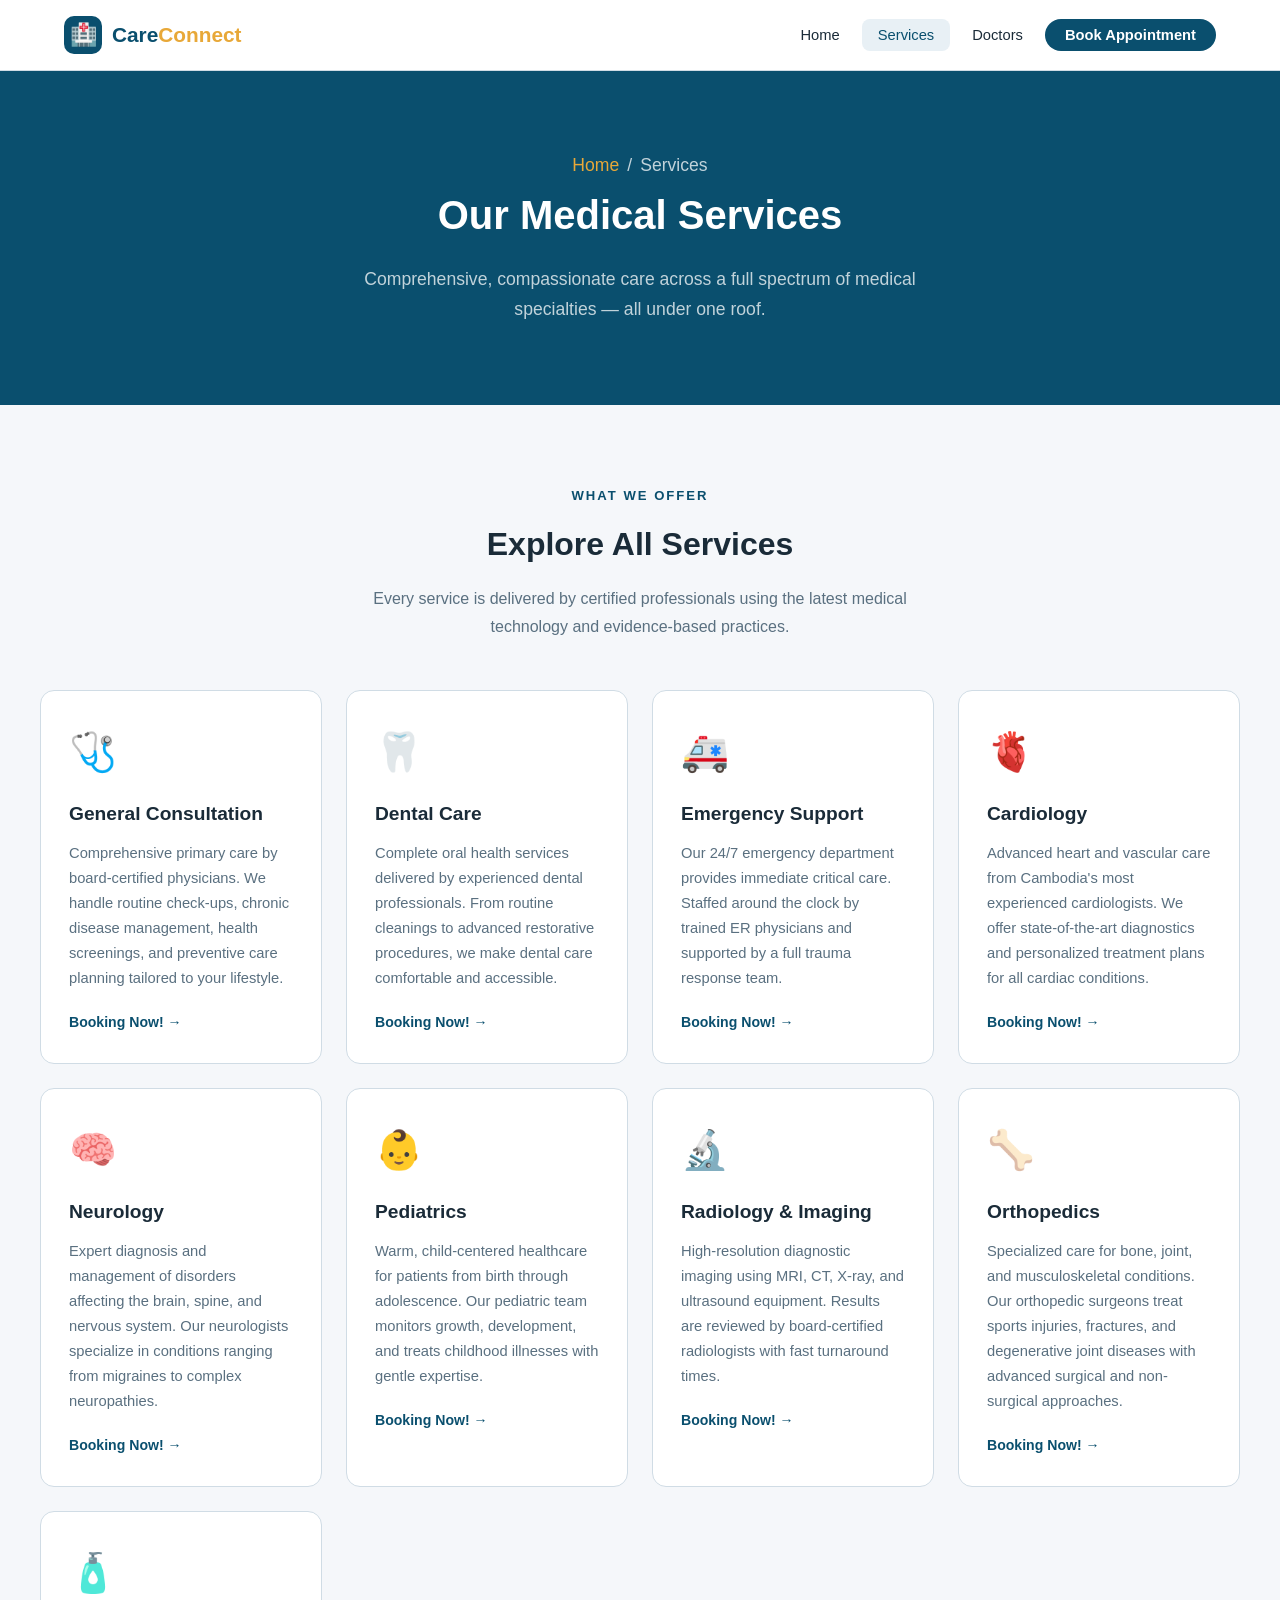
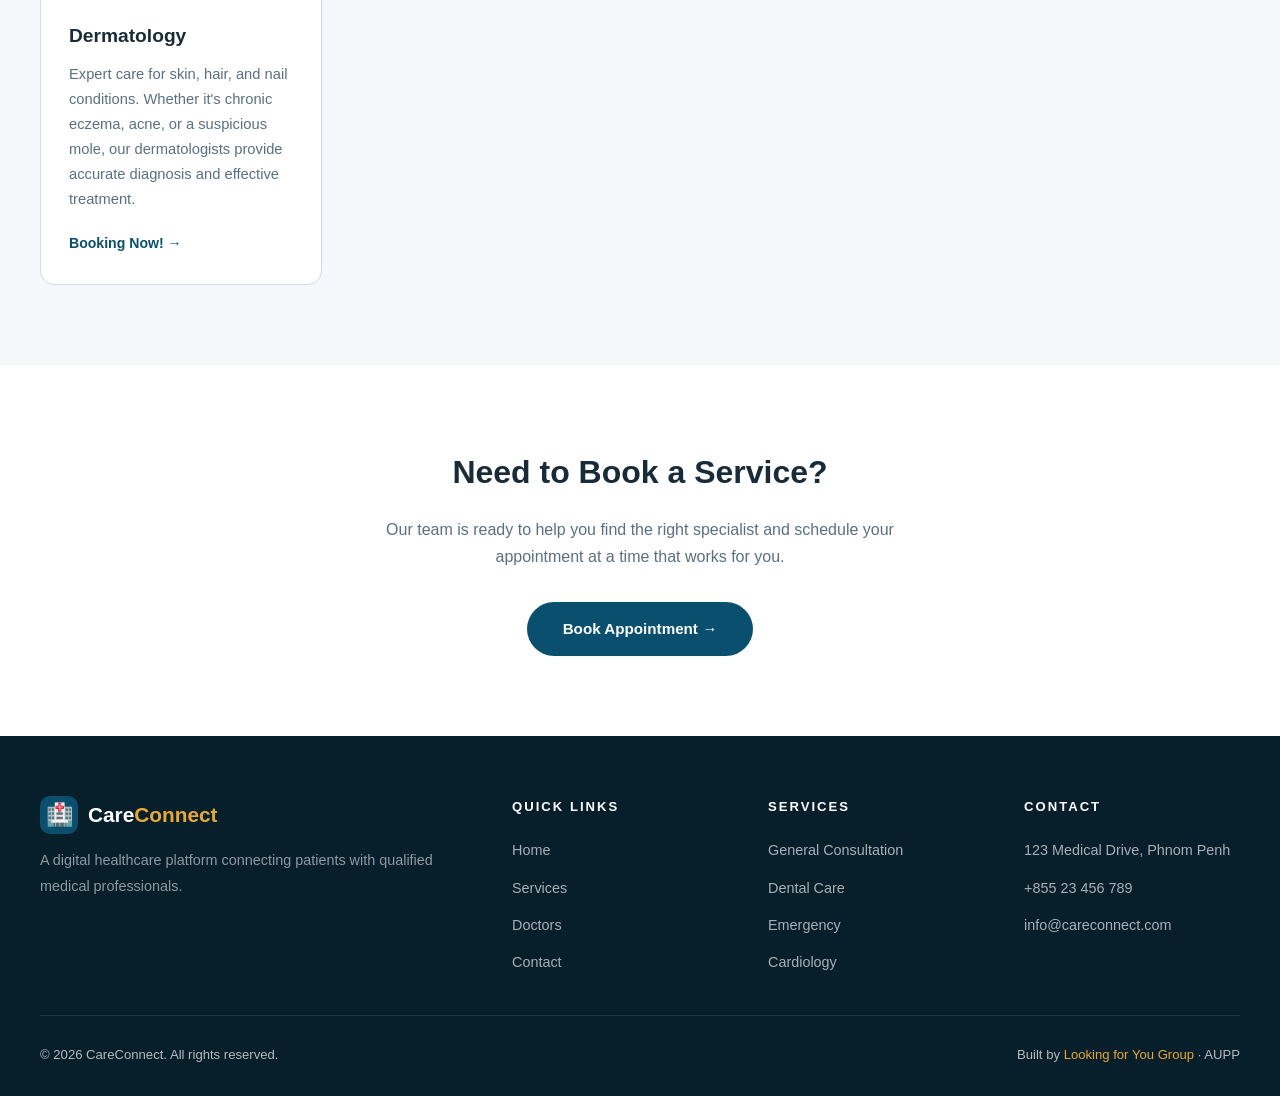
<file: html/services.html>
<!DOCTYPE html>
<html lang="en">
<head>
  <meta charset="UTF-8" />
  <meta name="viewport" content="width=device-width, initial-scale=1.0" />
  <title>Services | CareConnect</title>
  <link rel="icon" href="data:image/svg+xml,<svg xmlns=%22http://www.w3.org/2000/svg%22 viewBox=%220 0 100 100%22><text y=%22.9em%22 font-size=%2290%22>🏥</text></svg>">
  <link rel="stylesheet" href="../css/services.css" />
</head>
<body>

  <!-- ========== HEADER / NAVIGATION ========== -->
  <header>
    <nav>

      <!-- Logo -->
      <a href="index.html" class="logo">
        <span class="logo-icon">🏥</span>
        <span class="logo-text">Care<span class="logo-highlight">Connect</span></span>
      </a>

      <!-- Navigation links -->
      <ul class="nav-links" id="navLinks">
        <li><a href="index.html">Home</a></li>
        <li><a href="../services.html" class="active">Services</a></li>
        <li><a href="../doctors.html">Doctors</a></li>
        <li><a href="../../contact.html" class="nav-btn">Book Appointment</a></li>
      </ul>

      <!-- Hamburger button -->
      <button class="hamburger" onclick="toggleNav()">☰</button>

    </nav>
  </header>


  <!-- ========== PAGE HERO ========== -->
  <div class="page-hero">
    <p class="breadcrumb">
      <a href="index.html">Home</a>
      <span>/</span>
      <span>Services</span>
    </p>
    <h1>Our Medical Services</h1>
    <p>Comprehensive, compassionate care across a full spectrum of medical specialties — all under one roof.</p>
  </div>


  <!-- ========== SERVICES SECTION ========== -->
  <section class="services-section">
    <div class="section-inner">

      <!-- Section heading -->
      <div class="section-head">
        <p class="section-label">What We Offer</p>
        <h2>Explore All Services</h2>
        <p class="section-subtitle">Every service is delivered by certified professionals using the latest medical technology and evidence-based practices.</p>
      </div>

      <!-- Services cards grid -->
      <div class="services-grid">

        <!-- Card 1: General Consultation -->
        <div class="service-card">
          <div class="service-icon">🩺</div>
          <h3>General Consultation</h3>
          <p>Comprehensive primary care by board-certified physicians. We handle routine check-ups, chronic disease management, health screenings, and preventive care planning tailored to your lifestyle.</p>
          <a href="../contact.html" class="card-link">Booking Now! →</a>
        </div>

        <!-- Card 2: Dental Care -->
        <div class="service-card">
          <div class="service-icon">🦷</div>
          <h3>Dental Care</h3>
          <p>Complete oral health services delivered by experienced dental professionals. From routine cleanings to advanced restorative procedures, we make dental care comfortable and accessible.</p>
          <a href="../contact.html" class="card-link">Booking Now! →</a>
        </div>

        <!-- Card 3: Emergency Support -->
        <div class="service-card">
          <div class="service-icon">🚑</div>
          <h3>Emergency Support</h3>
          <p>Our 24/7 emergency department provides immediate critical care. Staffed around the clock by trained ER physicians and supported by a full trauma response team.</p>
          <a href="../contact.html" class="card-link">Booking Now! →</a>
        </div>

        <!-- Card 4: Cardiology -->
        <div class="service-card">
          <div class="service-icon">🫀</div>
          <h3>Cardiology</h3>
          <p>Advanced heart and vascular care from Cambodia's most experienced cardiologists. We offer state-of-the-art diagnostics and personalized treatment plans for all cardiac conditions.</p>
          <a href="../contact.html" class="card-link">Booking Now! →</a>
        </div>

        <!-- Card 5: Neurology -->
        <div class="service-card">
          <div class="service-icon">🧠</div>
          <h3>Neurology</h3>
          <p>Expert diagnosis and management of disorders affecting the brain, spine, and nervous system. Our neurologists specialize in conditions ranging from migraines to complex neuropathies.</p>
          <a href="../contact.html" class="card-link">Booking Now! →</a>
        </div>

        <!-- Card 6: Pediatrics -->
        <div class="service-card">
          <div class="service-icon">👶</div>
          <h3>Pediatrics</h3>
          <p>Warm, child-centered healthcare for patients from birth through adolescence. Our pediatric team monitors growth, development, and treats childhood illnesses with gentle expertise.</p>
          <a href="../contact.html" class="card-link">Booking Now! →</a>
        </div>

        <!-- Card 7: Radiology & Imaging -->
        <div class="service-card">
          <div class="service-icon">🔬</div>
          <h3>Radiology & Imaging</h3>
          <p>High-resolution diagnostic imaging using MRI, CT, X-ray, and ultrasound equipment. Results are reviewed by board-certified radiologists with fast turnaround times.</p>
          <a href="../contact.html" class="card-link">Booking Now! →</a>
        </div>

        <!-- Card 8: Orthopedics -->
        <div class="service-card">
          <div class="service-icon">🦴</div>
          <h3>Orthopedics</h3>
          <p>Specialized care for bone, joint, and musculoskeletal conditions. Our orthopedic surgeons treat sports injuries, fractures, and degenerative joint diseases with advanced surgical and non-surgical approaches.</p>
          <a href="../contact.html" class="card-link">Booking Now! →</a>
        </div>

        <!-- Card 9: Dermatology -->
        <div class="service-card">
          <div class="service-icon">🧴</div>
          <h3>Dermatology</h3>
          <p>Expert care for skin, hair, and nail conditions. Whether it's chronic eczema, acne, or a suspicious mole, our dermatologists provide accurate diagnosis and effective treatment.</p>
          <a href="../contact.html" class="card-link">Booking Now! →</a>
        </div>

      </div>
    </div>
  </section>

  <!-- ========== CALL TO ACTION SECTION ========== -->
  <section class="cta-section">
    <div class="section-inner">
      <h2>Need to Book a Service?</h2>
      <p>Our team is ready to help you find the right specialist and schedule your appointment at a time that works for you.</p>
      <a href="../contact.html" class="cta-btn">Book Appointment →</a>
    </div>
  </section>


  <!-- ========== FOOTER ========== -->
  <footer>
    <div class="footer-grid">

      <!-- Brand column -->
      <div class="footer-brand">
        <a href="index.html" class="logo">
          <span class="logo-icon">🏥</span>
          <span class="logo-text white-logo">Care<span class="logo-highlight">Connect</span></span>
        </a>
        <p>A digital healthcare platform connecting patients with qualified medical professionals.</p>
      </div>

      <!-- Quick links -->
      <div class="footer-col">
        <h4>Quick Links</h4>
        <ul>
          <li><a href="../index.html">Home</a></li>
          <li><a href="../services.html">Services</a></li>
          <li><a href="../doctors.html">Doctors</a></li>
          <li><a href="../contact.html">Contact</a></li>
        </ul>
      </div>

      <!-- Services links -->
      <div class="footer-col">
        <h4>Services</h4>
        <ul>
          <li><a href="#">General Consultation</a></li>
          <li><a href="#">Dental Care</a></li>
          <li><a href="#">Emergency</a></li>
          <li><a href="#">Cardiology</a></li>
        </ul>
      </div>

      <!-- Contact info -->
      <div class="footer-col">
        <h4>Contact</h4>
        <ul>
          <li><a href="#">123 Medical Drive, Phnom Penh</a></li>
          <li><a href="#">+855 23 456 789</a></li>
          <li><a href="#">info@careconnect.com</a></li>
        </ul>
      </div>

    </div>

    <!-- Footer bottom bar -->
    <div class="footer-bottom">
      <p>© 2026 CareConnect. All rights reserved.</p>
      <p>Built by <a href="#">Looking for You Group</a> · AUPP</p>
    </div>
  </footer>

  <!-- JavaScript for mobile menu -->
  <script>
    function toggleNav() {
      var nav = document.getElementById('navLinks');
      if (nav.style.display === 'flex') {
        nav.style.display = 'none';
      } else {
        nav.style.display = 'flex';
      }
    }
  </script>

</body>
</html>
</file>
<file: css/index.css>
* {
  box-sizing: border-box;
  margin: 0;
  padding: 0;
}

body {
  font-family: Arial, sans-serif;
  font-size: 16px;
  color: #1a2b38;
  background-color: #f5f7fa;
  line-height: 1.7;
}

a {
  text-decoration: none;
  color: inherit;
}

ul {
  list-style: none;
}

img {
  max-width: 100%;
}

/* ==== HEADER & NAVIGATION =====*/

header {
  position: sticky;
  top: 0;
  background-color: #ffffff;
  border-bottom: 1px solid #d0dce5;
  z-index: 100;
}

nav {
  max-width: 1200px;
  margin: 0 auto;
  padding: 0 24px;
  height: 70px;
  display: flex;
  align-items: center;
  justify-content: space-between;
}

.logo {
  display: flex;
  align-items: center;
  gap: 10px;
}

.logo-icon {
  width: 38px;
  height: 38px;
  background-color: #0a4f6e;
  color: #ffffff;
  font-size: 22px;
  font-weight: bold;
  border-radius: 10px;
  display: flex;
  align-items: center;
  justify-content: center;
}



.logo-text {
  font-size: 1.3rem;
  font-weight: bold;
  color: #0a4f6e;
}

.logo-highlight {
  color: #e8a838;
}

.nav-links {
  display: flex;
  align-items: center;
  gap: 6px;
}

.nav-links a {
  padding: 8px 16px;
  border-radius: 8px;
  font-size: 0.92rem;
  font-weight: 500;
  color: #1a2b38;
}

.nav-links a:hover,
.nav-links a.active {
  color: #0a4f6e;
  background-color: #e8f0f5;
}

.nav-btn {
  background-color: #0a4f6e;
  color: #ffffff !important;
  padding: 8px 20px !important;
  border-radius: 50px !important;
  font-weight: 600 !important;
}

.nav-btn:hover {
  background-color: #1a7fa3 !important;
}

/* Hamburger button, shown on mobile */
.hamburger {
  display: none;
  background: none;
  border: none;
  font-size: 1.6rem;
  cursor: pointer;
  color: #1a2b38;
}


/* ===== HERO ===== */

.hero {
  background-color: #0a4f6e;
  padding: 5rem 2rem 3rem;
  display: flex;
  align-items: center;
  justify-content: center;
  gap: 3rem;
  min-height: 90vh;
}

.hero-content {
  max-width: 550px;
}

.hero-badge {
  display: inline-block;
  background-color: rgba(232, 168, 56, 0.2);
  color: #f5c96d;
  font-size: 0.82rem;
  font-weight: 600;
  padding: 0.4rem 1rem;
  border-radius: 50px;
  margin-bottom: 1.5rem;
  border: 1px solid rgba(232, 168, 56, 0.4);
}

.hero-badge:hover {
  background-color: #0a4f6e;
}

.hero-content h1 {
  color: white;
  margin-bottom: 1rem;
}

.hero-content h1 em {
  color: #e8a838;
  font-style: normal;
}

.hero-content > p {
  color: rgba(255, 255, 255, 0.75);
  font-size: 1.05rem;
  margin-bottom: 2rem;
}

.hero-buttons {
  display: flex;
  gap: 1rem;
  flex-wrap: wrap;
}

.btn-primary {
  display: inline-block;
  background-color: #e8a838;
  color: #071e2b;
  padding: 0.85rem 2rem;
  border-radius: 50px;
  font-weight: 700;
  font-size: 0.95rem;
}

.btn-primary:hover {
  background-color: #f5c96d;
}

.btn-outline {
  display: inline-block;
  border: 2px solid rgba(255, 255, 255, 0.5);
  color: white;
  padding: 0.85rem 2rem;
  border-radius: 50px;
  font-weight: 600;
}

.btn-outline:hover {
  border-color: white;
  background-color: rgba(255, 255, 255, 0.1);
}

.hero-stats {
  display: flex;
  gap: 2rem;
  margin-top: 2.5rem;
  padding-top: 2rem;
  border-top: 1px solid rgba(255, 255, 255, 0.15);
}

.stat strong {
  display: block;
  font-size: 1.9rem;
  font-family: 'Playfair Display', serif;
  color: white;
}

.stat span {
  font-size: 0.78rem;
  color: rgba(255, 255, 255, 0.6);
  text-transform: uppercase;
}

.hero-image {
  max-width: 480px;
  width: 100%;
}

.hero-image img {
  border-radius: 16px;
  width: 100%;
  height: 360px;
  object-fit: cover;
}

/* ===== SHARED SECTION STYLES ===== */

section {
  padding: 5rem 2rem;
}

.section-wrapper {
  max-width: 1200px;
  margin: 0 auto;
  text-align: center;
}

.section-label {
  display: block;
  font-size: 0.82rem;
  font-weight: 700;
  text-transform: uppercase;
  letter-spacing: 0.1em;
  color: #1a7fa3;
  margin-bottom: 0.75rem;
}

.section-desc {
  max-width: 650px;
  margin: 1rem auto 2.5rem;
}


/* ===== SERVICES SECTION ===== */

.services-section {
  background-color: #f5f7fa;
}

.services-grid {
  display: flex;
  flex-wrap: wrap;
  gap: 1.5rem;
  justify-content: center;
  margin-top: 2.5rem;
}

.service-card {
  background-color: white;
  border: 1px solid #d0dce5;
  border-radius: 14px;
  padding: 2rem;
  width: 300px;
  text-align: left;
}

.service-card:hover {
  border-color: #0a4f6e;
}

.service-icon {
  font-size: 2rem;
  margin-bottom: 1rem;
  display: block;
}

.service-card h3 {
  color: #1a2b38;
  margin-bottom: 0.75rem;
  font-size: 1.15rem;
}

.service-card a {
  color: #0a4f6e;
  font-weight: 600;
  font-size: 0.9rem;
  display: inline-block;
  margin-top: 1rem;
}


/* ===== DOCTORS SECTION ===== */

.doctors-section {
  background-color: #f5f7fa;
}

.doctors-grid {
  display: flex;
  flex-wrap: wrap;
  gap: 1.5rem;
  justify-content: center;
  margin-top: 2.5rem;
}

.doctor-card {
  background-color: white;
  border: 1px solid #d0dce5;
  border-radius: 14px;
  overflow: hidden;
  width: 300px;
  text-align: left;
}

.doctor-card:hover {
  border-color: #0a4f6e;
}

.doctor-photo {
  background-color: #d8eef8;
  height: 350px;
  display: flex;
  align-items: center;
  justify-content: center;
  font-size: 5rem;
}


.doctor-info {
  padding: 1.5rem;
}

.specialty-tag {
  display: inline-block;
  background-color: #e8f2f8;
  color: #0a4f6e;
  font-size: 0.78rem;
  font-weight: 600;
  padding: 0.25rem 0.75rem;
  border-radius: 50px;
}

.doctor-info h3 {
  color: #1a2b38;
  margin: 0.75rem 0 0.25rem;
}

.doctor-info p {
  font-size: 0.88rem;
  margin-bottom: 0.5rem;
}

.center-button {
  margin-top: 2.5rem;
}


/* ===== CTA SECTION ===== */

.cta-section {
  background: white;
  text-align: center;
}

.cta-section h2 {
  color: #071e2b;
  margin-bottom: 1rem;
}

.cta-section p {
  color: rgba(7, 30, 43, 0.7);
  margin-bottom: 2rem;
  font-size: 1.05rem;
}

.cta-buttons {
  display: flex;
  gap: 1rem;
  justify-content: center;
  flex-wrap: wrap;
}

.btn-dark {
  display: inline-block;
  background-color: #0a4f6e;
  color: white;
  padding: 0.85rem 2.25rem;
  border-radius: 50px;
  font-weight: 700;
  font-size: 0.95rem;
}

.btn-dark:hover {
  background-color: #1a7fa3;
}

.btn-border-dark {
  display: inline-block;
  border: 2px solid #071e2b;
  color: #071e2b;
  padding: 0.85rem 2.25rem;
  border-radius: 50px;
  font-weight: 700;
  font-size: 0.95rem;
}

.btn-border-dark:hover {
  background-color: rgba(7, 30, 43, 0.08);
}


/* ===== FOOTER ===== */

footer {
  background-color: #071e2b;
  color: rgba(255, 255, 255, 0.7);
  padding: 60px 24px 30px;
}

.footer-grid {
  max-width: 1200px;
  margin: 0 auto;
  display: grid;
  grid-template-columns: 2fr 1fr 1fr 1fr;
  gap: 40px;
  padding-bottom: 40px;
  border-bottom: 1px solid rgba(255, 255, 255, 0.1);
}

.footer-brand p {
  font-size: 0.9rem;
  margin-top: 14px;
  color: rgba(255, 255, 255, 0.55);
  line-height: 1.8;
}

.white-logo {
  color: #ffffff !important;
}

.footer-col h4 {
  font-size: 0.82rem;
  font-weight: 700;
  text-transform: uppercase;
  letter-spacing: 2px;
  color: #ffffff;
  margin-bottom: 18px;
}

.footer-col ul {
  display: flex;
  flex-direction: column;
  gap: 10px;
}

.footer-col ul a {
  font-size: 0.9rem;
  color: rgba(255, 255, 255, 0.65);
}

.footer-col ul a:hover {
  color: #e8a838;
}

.footer-bottom {
  max-width: 1200px;
  margin: 0 auto;
  padding-top: 28px;
  display: flex;
  justify-content: space-between;
  align-items: center;
  font-size: 0.82rem;
  flex-wrap: wrap;
  gap: 10px;
}

.footer-bottom a {
  color: #e8a838;
}

/* ===== RESPONSIVE — TABLET ===== */

@media (max-width: 900px) {
  .hero {
    flex-direction: column;
    min-height: auto;
    text-align: center;
  }

  .hero-image {
    display: none;
  }

  .hero-stats {
    justify-content: center;
  }

  .hero-buttons {
    justify-content: center;
  }

  .video-layout {
    flex-direction: column;
  }

  .footer-grid {
    flex-direction: column;
  }
}


/* ===== RESPONSIVE — MOBILE ===== */

@media (max-width: 768px) {
  .nav-links {
    display: none;
    flex-direction: column;
    position: absolute;
    top: 70px;
    left: 0;
    right: 0;
    background-color: white;
    padding: 1.5rem 2rem;
    border-bottom: 1px solid #d0dce5;
    z-index: 999;
  }

  .hamburger {
    display: block;
  }

  h1 { font-size: 2rem; }
  h2 { font-size: 1.7rem; }

  section {
    padding: 3.5rem 1.5rem;
  }

  .hero-stats {
    flex-wrap: wrap;
    gap: 1.25rem;
  }

  .cta-buttons {
    flex-direction: column;
    align-items: center;
  }
  
  .footer-grid {
    grid-template-columns: 1fr;
    gap: 30px;
  }
  
  .footer-bottom {
    flex-direction: column;
    text-align: center;
  }
}
</file>
<file: css/contact.css>
* {
  box-sizing: border-box;
  margin: 0;
  padding: 0;
}

body {
  font-family: Arial, sans-serif;
  font-size: 16px;
  background-color: #f5f7fa;
  color: #1a2b38;
  line-height: 1.7;
}

a {
  text-decoration: none;
  color: inherit;
}

ul {
  list-style: none;
}

/* ==== HEADER & NAVIGATION =====*/

header {
  position: sticky;
  top: 0;
  background-color: #ffffff;
  border-bottom: 1px solid #d0dce5;
  z-index: 100;
}

nav {
  max-width: 1200px;
  margin: 0 auto;
  padding: 0 24px;
  height: 70px;
  display: flex;
  align-items: center;
  justify-content: space-between;
}

.logo {
  display: flex;
  align-items: center;
  gap: 10px;
}

.logo-icon {
  width: 38px;
  height: 38px;
  background-color: #0a4f6e;
  color: #ffffff;
  font-size: 22px;
  font-weight: bold;
  border-radius: 10px;
  display: flex;
  align-items: center;
  justify-content: center;
}

.logo-icon img {
  width: 100%;
}

.logo-text {
  font-size: 1.3rem;
  font-weight: bold;
  color: #0a4f6e;
}

.logo-highlight {
  color: #e8a838;
}

.nav-links {
  display: flex;
  align-items: center;
  gap: 6px;
}

.nav-links a {
  padding: 8px 16px;
  border-radius: 8px;
  font-size: 0.92rem;
  font-weight: 500;
  color: #1a2b38;
}

.nav-links a:hover,
.nav-links a.active {
  color: #0a4f6e;
  background-color: #e8f0f5;
}

.nav-btn {
  background-color: #0a4f6e !important;
  color: #ffffff !important;
  padding: 8px 20px !important;
  border-radius: 50px !important;
  font-weight: 600 !important;
}

.nav-btn:hover {
  background-color: #1a7fa3 !important;
}


.hamburger {
  display: none;
  background: none;
  border: none;
  font-size: 1.6rem;
  cursor: pointer;
  color: #1a2b38;
}

/* ==== PAGE HERO =====*/

.page-hero {
  background-color: #0a4f6e;
  padding: 80px 24px;
  text-align: center;
}

.page-hero h1 {
  color: #ffffff;
  font-size: 2.5rem;
  margin-bottom: 16px;
}

.page-hero p {
  color: rgba(255, 255, 255, 0.75);
  font-size: 1.05rem;
  max-width: 600px;
  margin: 0 auto;
}

.breadcrumb {
  display: flex;
  align-items: center;
  justify-content: center;
  gap: 8px;
  font-size: 0.85rem;
  color: rgba(255, 255, 255, 0.5);
  margin-bottom: 20px;
}

.breadcrumb a {
  color: #e8a838;
}

/* ==== CONTACT SECTION =====*/

.contact-section {
  background-color: #ffffff;
}

.contact-grid {
  padding: 20px; 
  display: grid;
  grid-template-columns: 1fr 1.6fr;
  gap: 60px;
  align-items: start;
}

/* ==== CONTACT INFO =====*/

.contact-info h2 {
  font-size: 1.9rem;
  color: #1a2b38;
  margin-bottom: 12px;
  margin-top: 8px;
}

.info-intro {
  color: #5a7080;
  margin-bottom: 28px;
}

.info-items {
  display: flex;
  flex-direction: column;
  gap: 20px;
  margin-bottom: 28px;
}

.info-item {
  display: flex;
  align-items: flex-start;
  gap: 14px;
}

.info-icon {
  width: 44px;
  height: 44px;
  background-color: #e8f0f5;
  border-radius: 8px;
  display: flex;
  align-items: center;
  justify-content: center;
  font-size: 1.1rem;
  flex-shrink: 0;
}

.info-text h4 {
  font-size: 0.88rem;
  font-weight: 700;
  color: #1a2b38;
  margin-bottom: 4px;
}

.info-text p {
  font-size: 0.88rem;
  color: #5a7080;
}

.open-text {
  color: #2e9b6b;
}

/* ==== HEADER & NAVIGATION =====*/

.form-box {
  background-color: #f5f7fa;
  border: 1px solid #d0dce5;
  border-radius: 14px;
  padding: 36px;
}

.form-box h3 {
  font-size: 1.4rem;
  color: #1a2b38;
  margin-bottom: 28px;
}

.form-fieldset {
  border: none;
  padding: 0;
  margin-bottom: 28px;
}

.fieldset-legend {
  font-size: 0.9rem;
  font-weight: 700;
  color: #1a2b38;
  width: 100%;
  padding-bottom: 10px;
  border-bottom: 2px solid #d0dce5;
  margin-bottom: 16px;
  display: block;
}

.form-row {
  display: grid;
  grid-template-columns: 1fr 1fr;
  gap: 14px;
  margin-bottom: 14px;
}

.form-group {
  display: flex;
  flex-direction: column;
  gap: 6px;
  margin-bottom: 14px;
}

.form-group label {
  font-size: 0.85rem;
  font-weight: 600;
  color: #1a2b38;
}

.form-group input,
.form-group select,
.form-group textarea {
  padding: 10px 14px;
  border: 1.5px solid #d0dce5;
  border-radius: 8px;
  background-color: #ffffff;
  font-size: 0.92rem;
  color: #1a2b38;
  font-family: Arial, sans-serif;
  outline: none;
}

.form-group input:focus,
.form-group select:focus,
.form-group textarea:focus {
  border-color: #1a7fa3;
  box-shadow: 0 0 0 3px rgba(26, 127, 163, 0.12);
}

.form-group textarea {
  resize: vertical;
  min-height: 110px;
}

.submit-btn {
  width: 100%;
  padding: 14px;
  background-color: #0a4f6e;
  color: #ffffff;
  border: none;
  border-radius: 50px;
  font-size: 1rem;
  font-weight: 700;
  cursor: pointer;
  font-family: Arial, sans-serif;
}

.submit-btn:hover {
  background-color: #1a7fa3;
}

.success-msg {
  display: none;
  background-color: rgba(46, 155, 107, 0.1);
  border: 1px solid #2e9b6b;
  border-radius: 8px;
  color: #2e9b6b;
  padding: 14px;
  text-align: center;
  font-weight: 600;
  margin-top: 14px;
}

/* ==== FOOTER =====*/

footer {
  background-color: #071e2b;
  color: rgba(255, 255, 255, 0.7);
  padding: 60px 24px 30px;
}

.footer-grid {
  max-width: 1200px;
  margin: 0 auto;
  display: grid;
  grid-template-columns: 2fr 1fr 1fr 1fr;
  gap: 40px;
  padding-bottom: 40px;
  border-bottom: 1px solid rgba(255, 255, 255, 0.1);
}

.footer-brand p {
  font-size: 0.9rem;
  margin-top: 14px;
  color: rgba(255, 255, 255, 0.55);
  line-height: 1.8;
}

.white-logo {
  color: #ffffff !important;
}

.footer-col h4 {
  font-size: 0.82rem;
  font-weight: 700;
  text-transform: uppercase;
  letter-spacing: 2px;
  color: #ffffff;
  margin-bottom: 18px;
}

.footer-col ul {
  display: flex;
  flex-direction: column;
  gap: 10px;
}

.footer-col ul a {
  font-size: 0.9rem;
  color: rgba(255, 255, 255, 0.65);
}

.footer-col ul a:hover {
  color: #e8a838;
}

.footer-bottom {
  max-width: 1200px;
  margin: 0 auto;
  padding-top: 28px;
  display: flex;
  justify-content: space-between;
  align-items: center;
  font-size: 0.82rem;
  flex-wrap: wrap;
  gap: 10px;
}

.footer-bottom a {
  color: #e8a838;
}

/* ==== MOBILE RESPONSIVE =====*/

@media (max-width: 768px) {

  .nav-links {
    display: none;
    flex-direction: column;
    position: absolute;
    top: 70px;
    left: 0;
    right: 0;
    background-color: #ffffff;
    padding: 20px 24px;
    border-bottom: 1px solid #d0dce5;
  }

  .nav-links.open {
    display: flex;
  }

  .hamburger {
    display: block;
  }

  .contact-grid {
    grid-template-columns: 1fr;
    gap: 40px;
  }

  .page-hero h1 {
    font-size: 1.8rem;
  }

  .footer-grid {
    grid-template-columns: 1fr;
    gap: 30px;
  }

  .footer-bottom {
    flex-direction: column;
    text-align: center;
  }
}
</file>
<file: css/doctors.css>
* {
  box-sizing: border-box;
  margin: 0;
  padding: 0;
}

body {
  font-family: Arial, sans-serif;
  font-size: 16px;
  color: #1a2b38;
  background-color: #f5f7fa;
  line-height: 1.7;
}

a {
  text-decoration: none;
  color: inherit;
}

ul {
  list-style: none;
}

img {
  max-width: 100%;
}

/* ==== HEADER & NAVIGATION =====*/

header {
  position: sticky;
  top: 0;
  background-color: #ffffff;
  border-bottom: 1px solid #d0dce5;
  z-index: 100;
}

nav {
  max-width: 1200px;
  margin: 0 auto;
  padding: 0 24px;
  height: 70px;
  display: flex;
  align-items: center;
  justify-content: space-between;
}

.logo {
  display: flex;
  align-items: center;
  gap: 10px;
}

.logo-icon {
  width: 38px;
  height: 38px;
  background-color: #0a4f6e;
  color: #ffffff;
  font-size: 22px;
  font-weight: bold;
  border-radius: 10px;
  display: flex;
  align-items: center;
  justify-content: center;
}

.logo-text {
  font-size: 1.3rem;
  font-weight: bold;
  color: #0a4f6e;
}

.logo-highlight {
  color: #e8a838;
}

.nav-links {
  display: flex;
  align-items: center;
  gap: 6px;
}

.nav-links a {
  padding: 8px 16px;
  border-radius: 8px;
  font-size: 0.92rem;
  font-weight: 500;
  color: #1a2b38;
}

.nav-links a:hover,
.nav-links a.active {
  color: #0a4f6e;
  background-color: #e8f0f5;
}

.nav-btn {
  background-color: #0a4f6e;
  color: #ffffff !important;
  padding: 8px 20px !important;
  border-radius: 50px !important;
  font-weight: 600 !important;
}

.nav-btn:hover {
  background-color: #1a7fa3 !important;
}

/* Hamburger button — hidden on desktop, shown on mobile */
.hamburger {
  display: none;
  background: none;
  border: none;
  font-size: 1.6rem;
  cursor: pointer;
  color: #1a2b38;
}


/* ===== PAGE BANNER ===== */

.page-banner {
  background-color: #0a4f6e;
  padding: 4rem 2rem;
  text-align: center;
}

.breadcrumb {
  font-size: 0.85rem;
  color: rgba(255, 255, 255, 0.5);
  margin-bottom: 1rem;
}

.breadcrumb a {
  color: #e8a838;
}

.page-banner h1 {
  color: white;
  margin-bottom: 1rem;
}

.page-banner p {
  color: rgba(255, 255, 255, 0.7);
  font-size: 1.05rem;
  max-width: 650px;
  margin: 0 auto;
}


/* ===== SHARED SECTION STYLES ===== */

section {
  padding: 5rem 2rem;
}

.section-wrapper {
  max-width: 1200px;
  margin: 0 auto;
}

.section-label {
  display: block;
  font-size: 0.82rem;
  font-weight: 700;
  text-transform: uppercase;
  letter-spacing: 0.1em;
  color: #1a7fa3;
  margin-bottom: 0.75rem;

}

.section-desc {
  max-width: 680px;
  margin: 0.75rem 0 2.5rem;
}

.center-button {
  text-align: center;
  margin-top: 2rem;
}

.btn-primary {
  display: inline-block;
  background-color: #0a4f6e;
  color: white;
  padding: 0.85rem 2.25rem;
  border-radius: 50px;
  font-weight: 700;
  font-size: 0.95rem;
}

.btn-primary:hover {
  background-color: #1a7fa3;
}


/* ===== DOCTOR PROFILES ===== */

.profiles-section {
  background-color: #f5f7fa;
}

.doctor-profile {
  display: flex;
  justify-content: space-between;
  align-self: center;
  gap: 2.5rem;
  padding: 2.5rem;
  border: 1px solid #d0dce5;
  border-radius: 14px;
  margin-bottom: 1rem;
  background-color: white;
}

.doctor-profile:hover {
  border-color: #0a4f6e;
}

/* Left column: photo */
.profile-left {
  width: 260px;
  flex-shrink: 0;
}

.profile-photo {
  width: 100%;
  height: 300px;
  border-radius: 14px;
  display: flex;
  align-items: center;
  justify-content: center;
  font-size: 7rem;
  margin-bottom: 1.5rem;
}

.profile-photo img {
  width: 200%;
  height: 250px;
}

.blue-bg   { background-color: #d0e8f5; }
.green-bg  { background-color: #d4edda; }
.red-bg    { background-color: #f8d7da; }
.yellow-bg { background-color: #fff3cd; }
.purple-bg { background-color: #e2d6f3; }
.orange-bg { background-color: #ffe5b4; }
.pink-bg   { background-color: #f9d6e5; }
.brown-bg  { background-color: #e6d3c3; }

/* Right column: doctor info */
.profile-right {
  flex: 1;
}

.specialty-tag {
  display: inline-block;
  background-color: #e8f2f8;
  color: #0a4f6e;
  font-size: 0.78rem;
  font-weight: 700;
  text-transform: uppercase;
  letter-spacing: 0.07em;
  padding: 0.3rem 0.75rem;
  border-radius: 50px;
  margin-bottom: 0.5rem;
}

.profile-right h2 {
  color: #1a2b38;
  margin-bottom: 0.25rem;
}

.doctor-title {
  font-size: 0.95rem;
  color: #5a7080;
  margin-bottom: 1rem;
}

/* Details / Summary (accordion) */

summary {
  font-family: 'DM Sans', sans-serif;
  font-size: 0.92rem;
  font-weight: 700;
  color: #1a2b38;
  cursor: pointer;
  list-style: none;
  display: flex;
  justify-content: space-between;
  align-items: center;
}

/* ==== CALL TO ACTION =====*/

.cta-section {
  text-align: center;
  padding: 80px 24px;
  background-color: #ffffff;
}

.cta-section h2 {
  font-size: 2rem;
  color: #1a2b38;
  margin-bottom: 16px;
}

.cta-section p {
  color: #5a7080;
  margin-bottom: 32px;
  max-width: 600px;
  margin-left: auto;
  margin-right: auto;
}

.cta-btn {
  display: inline-block;
  background-color: #0a4f6e;
  color: #ffffff;
  padding: 14px 36px;
  border-radius: 50px;
  font-weight: 700;
  font-size: 0.95rem;
}

.cta-btn:hover {
  background-color: #1a7fa3;
}

/* ==== FOOTER =====*/

footer {
  background-color: #071e2b;
  color: rgba(255, 255, 255, 0.7);
  padding: 60px 24px 30px;
}

.footer-grid {
  max-width: 1200px;
  margin: 0 auto;
  display: grid;
  grid-template-columns: 2fr 1fr 1fr 1fr;
  gap: 40px;
  padding-bottom: 40px;
  border-bottom: 1px solid rgba(255, 255, 255, 0.1);
}

.footer-brand p {
  font-size: 0.9rem;
  margin-top: 14px;
  color: rgba(255, 255, 255, 0.55);
  line-height: 1.8;
}

.white-logo {
  color: #ffffff !important;
}

.footer-col h4 {
  font-size: 0.82rem;
  font-weight: 700;
  text-transform: uppercase;
  letter-spacing: 2px;
  color: #ffffff;
  margin-bottom: 18px;
}

.footer-col ul {
  display: flex;
  flex-direction: column;
  gap: 10px;
}

.footer-col ul a {
  font-size: 0.9rem;
  color: rgba(255, 255, 255, 0.65);
}

.footer-col ul a:hover {
  color: #e8a838;
}

.footer-bottom {
  max-width: 1200px;
  margin: 0 auto;
  padding-top: 28px;
  display: flex;
  justify-content: space-between;
  align-items: center;
  font-size: 0.82rem;
  flex-wrap: wrap;
  gap: 10px;
}

.footer-bottom a {
  color: #e8a838;
}

/* ===== RESPONSIVE — MOBILE ===== */

@media (max-width: 768px) {
  .nav-links {
    display: none;
    flex-direction: column;
    position: absolute;
    top: 70px;
    left: 0;
    right: 0;
    background-color: white;
    padding: 1.5rem 2rem;
    border-bottom: 1px solid #d0dce5;
    z-index: 999;
  }

  .hamburger {
    display: block;
  }

  h1 { font-size: 1.9rem; }
  h2 { font-size: 1.6rem; }

  section {
    padding: 3.5rem 1.5rem;
  }

  .doctor-profile {
    padding: 1.5rem;
  }

  .footer-grid {
    grid-template-columns: 1fr;
    gap: 30px;
  }
  
  .footer-bottom {
    flex-direction: column;
    text-align: center;
  }
}
</file>
<file: css/services.css>
* {
  box-sizing: border-box;
  margin: 0;
  padding: 0;
}

body {
  font-family: Arial, sans-serif;
  font-size: 16px;
  color: #1a2b38;
  background-color: #f5f7fa;
  line-height: 1.7;
}

a {
  text-decoration: none;
  color: inherit;
}

ul {
  list-style: none;
}

img {
  max-width: 100%;
}

/* ==== HEADER & NAVIGATION =====*/

header {
  position: sticky;
  top: 0;
  background-color: #ffffff;
  border-bottom: 1px solid #d0dce5;
  z-index: 100;
}

nav {
  max-width: 1200px;
  margin: 0 auto;
  padding: 0 24px;
  height: 70px;
  display: flex;
  align-items: center;
  justify-content: space-between;
}

.logo {
  display: flex;
  align-items: center;
  gap: 10px;
}

.logo-icon {
  width: 38px;
  height: 38px;
  background-color: #0a4f6e;
  color: #ffffff;
  font-size: 22px;
  font-weight: bold;
  border-radius: 10px;
  display: flex;
  align-items: center;
  justify-content: center;
}

.logo-text {
  font-size: 1.3rem;
  font-weight: bold;
  color: #0a4f6e;
}

.logo-highlight {
  color: #e8a838;
}

.nav-links {
  display: flex;
  align-items: center;
  gap: 6px;
}

.nav-links a {
  padding: 8px 16px;
  border-radius: 8px;
  font-size: 0.92rem;
  font-weight: 500;
  color: #1a2b38;
}

.nav-links a:hover,
.nav-links a.active {
  color: #0a4f6e;
  background-color: #e8f0f5;
}

.nav-btn {
  background-color: #0a4f6e;
  color: #ffffff !important;
  padding: 8px 20px !important;
  border-radius: 50px !important;
  font-weight: 600 !important;
}

.nav-btn:hover {
  background-color: #1a7fa3 !important;
}

/* Hamburger button — hidden on desktop, shown on mobile */
.hamburger {
  display: none;
  background: none;
  border: none;
  font-size: 1.6rem;
  cursor: pointer;
  color: #1a2b38;
}


/* ==== PAGE HERO =====*/

.page-hero {
  background-color: #0a4f6e;
  padding: 80px 24px;
  text-align: center;
}

.page-hero h1 {
  color: #ffffff;
  font-size: 2.5rem;
  margin-bottom: 16px;
}

.page-hero p {
  color: rgba(255, 255, 255, 0.75);
  font-size: 1.1rem;
  max-width: 580px;
  margin: 0 auto;
}

.breadcrumb {
  display: flex;
  align-items: center;
  justify-content: center;
  gap: 8px;
  font-size: 0.85rem;
  color: rgba(255, 255, 255, 0.5);
  margin-bottom: 20px;
}

.breadcrumb a {
  color: #e8a838;
}

/* ==== SECTION LAYOUT =====*/

section {
  padding: 80px 24px;
}

.section-inner {
  max-width: 1200px;
  margin: 0 auto;
}

.section-head {
  text-align: center;
  margin-bottom: 50px;
}

.section-label {
  font-size: 0.82rem;
  font-weight: 700;
  text-transform: uppercase;
  letter-spacing: 2px;
  color: #0a4f6e;
  margin-bottom: 10px;
}

.section-head h2 {
  font-size: 2rem;
  color: #1a2b38;
  margin-bottom: 14px;
}

/* Subtitle text below the heading */
.section-subtitle {
  color: #5a7080;
  font-size: 1rem;
  max-width: 600px;
  margin: 0 auto;
}


/* ==== SERVICES CARD =====*/

.services-section {
  background-color: #f5f7fa;
}

.services-grid {
  display: grid;
  grid-template-columns: repeat(auto-fill, minmax(280px, 1fr));
  gap: 24px;
}

.service-card {
  background-color: #ffffff;
  border: 1px solid #d0dce5;
  border-radius: 14px;
  padding: 28px;
}

.service-icon {
  font-size: 2.4rem;
  margin-bottom: 14px;
}

.service-card h3 {
  font-size: 1.2rem;
  color: #1a2b38;
  margin-bottom: 10px;
}

.service-card p {
  font-size: 0.92rem;
  color: #5a7080;
  margin-bottom: 0;
}

.card-link {
  display: inline-block;
  margin-top: 20px;
  font-size: 0.88rem;
  font-weight: 600;
  color: #0a4f6e;
}

.service-card:hover {
  border-color: #0a4f6e;
}

/* ==== CALL TO ACTION =====*/

.cta-section {
  text-align: center;
  padding: 80px 24px;
  background-color: #ffffff;
}

.cta-section h2 {
  font-size: 2rem;
  color: #1a2b38;
  margin-bottom: 16px;
}

.cta-section p {
  color: #5a7080;
  margin-bottom: 32px;
  max-width: 600px;
  margin-left: auto;
  margin-right: auto;
}

.cta-btn {
  display: inline-block;
  background-color: #0a4f6e;
  color: #ffffff;
  padding: 14px 36px;
  border-radius: 50px;
  font-weight: 700;
  font-size: 0.95rem;
}

.cta-btn:hover {
  background-color: #1a7fa3;
}

/* ==== FOOTER =====*/

footer {
  background-color: #071e2b;
  color: rgba(255, 255, 255, 0.7);
  padding: 60px 24px 30px;
}

.footer-grid {
  max-width: 1200px;
  margin: 0 auto;
  display: grid;
  grid-template-columns: 2fr 1fr 1fr 1fr;
  gap: 40px;
  padding-bottom: 40px;
  border-bottom: 1px solid rgba(255, 255, 255, 0.1);
}

.footer-brand p {
  font-size: 0.9rem;
  margin-top: 14px;
  color: rgba(255, 255, 255, 0.55);
  line-height: 1.8;
}

.white-logo {
  color: #ffffff !important;
}

.footer-col h4 {
  font-size: 0.82rem;
  font-weight: 700;
  text-transform: uppercase;
  letter-spacing: 2px;
  color: #ffffff;
  margin-bottom: 18px;
}

.footer-col ul {
  display: flex;
  flex-direction: column;
  gap: 10px;
}

.footer-col ul a {
  font-size: 0.9rem;
  color: rgba(255, 255, 255, 0.65);
}

.footer-col ul a:hover {
  color: #e8a838;
}

.footer-bottom {
  max-width: 1200px;
  margin: 0 auto;
  padding-top: 28px;
  display: flex;
  justify-content: space-between;
  align-items: center;
  font-size: 0.82rem;
  flex-wrap: wrap;
  gap: 10px;
}

.footer-bottom a {
  color: #e8a838;
}


/* ==== RESPONSIVE MOBILE =====*/

@media (max-width: 768px) {

  .nav-links {
    display: none;
    flex-direction: column;
    position: absolute;
    top: 70px;
    left: 0;
    right: 0;
    background-color: #ffffff;
    padding: 20px 24px;
    border-bottom: 1px solid #d0dce5;
  }

  .nav-links.open {
    display: flex;
  }

  .hamburger {
    display: block;
  }

  .page-hero h1 {
    font-size: 1.8rem;
  }

  .footer-grid {
    grid-template-columns: 1fr;
    gap: 30px;
  }

  .footer-bottom {
    flex-direction: column;
    text-align: center;
  }
}
</file>
